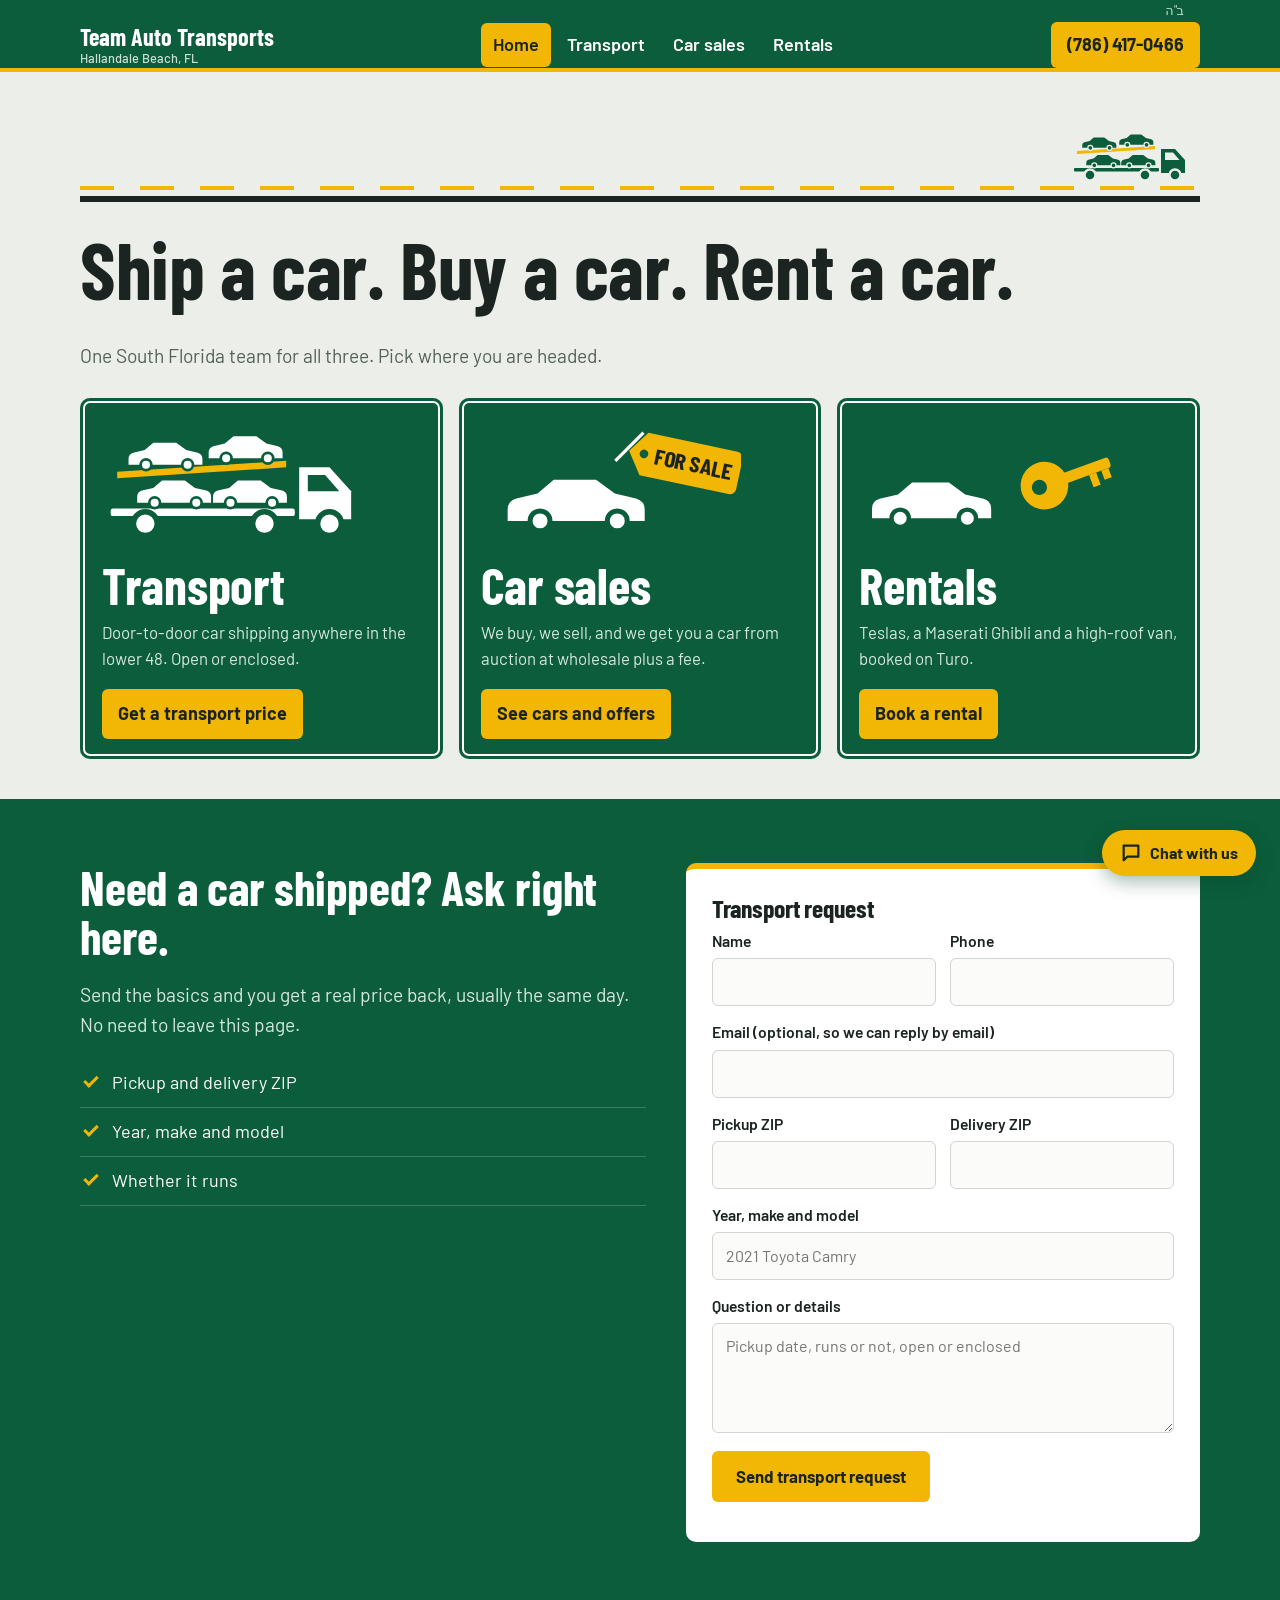
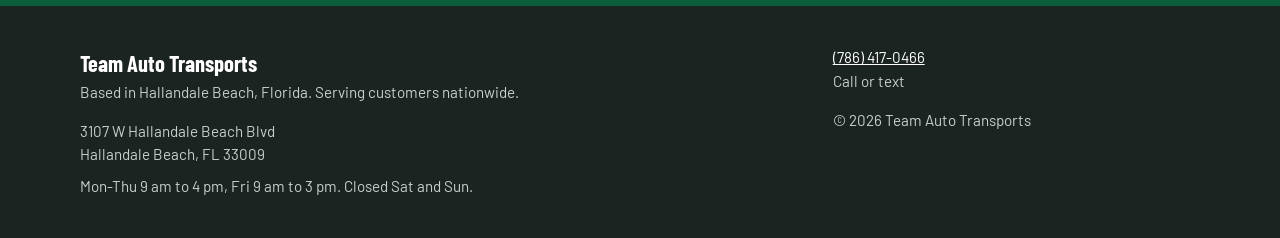
<file: index.html>
<!doctype html>
<html lang="en">
<head>
  <meta charset="utf-8">
  <meta name="viewport" content="width=device-width, initial-scale=1, viewport-fit=cover">
  <title>Team Auto Transports | Car shipping, sales and rentals in Hallandale Beach, FL</title>
  <meta name="description" content="Door-to-door car shipping, used car sales, auction sourcing and rentals out of Hallandale Beach, FL. Call or text (786) 417-0466.">
  <link rel="preconnect" href="https://fonts.googleapis.com">
  <link rel="preconnect" href="https://fonts.gstatic.com" crossorigin>
  <link href="https://fonts.googleapis.com/css2?family=Barlow+Condensed:wght@600;700&family=Barlow:wght@400;500;600;700&display=swap" rel="stylesheet">
  <link rel="canonical" href="https://teamautotransports.net/">
  <link rel="icon" href="/favicon.svg" type="image/svg+xml">
  <link rel="apple-touch-icon" href="/apple-touch-icon.png">
  <meta name="theme-color" content="#0b5d3b">
  <meta property="og:type" content="website">
  <meta property="og:site_name" content="Team Auto Transports">
  <meta property="og:url" content="https://teamautotransports.net/">
  <meta property="og:title" content="Team Auto Transports | Ship a car. Buy a car. Rent a car.">
  <meta property="og:description" content="Door-to-door car shipping nationwide, used cars for sale, auction sourcing and Turo rentals. Based in Hallandale Beach, FL. Call or text (786) 417-0466.">
  <meta property="og:image" content="https://teamautotransports.net/images/og-cover.jpg">
  <meta property="og:image:width" content="1200">
  <meta property="og:image:height" content="630">
  <meta property="og:image:alt" content="Team Auto Transports - ship a car, buy a car, rent a car. (786) 417-0466">
  <meta name="twitter:card" content="summary_large_image">
  <meta name="twitter:title" content="Team Auto Transports | Ship a car. Buy a car. Rent a car.">
  <meta name="twitter:description" content="Door-to-door car shipping nationwide, used cars for sale, auction sourcing and Turo rentals. Based in Hallandale Beach, FL. Call or text (786) 417-0466.">
  <meta name="twitter:image" content="https://teamautotransports.net/images/og-cover.jpg">
  <link rel="stylesheet" href="styles.css">
  <script type="application/ld+json">
{
  "@context": "https://schema.org",
  "@type": "AutoDealer",
  "@id": "https://teamautotransports.net/#business",
  "name": "Team Auto Transports",
  "url": "https://teamautotransports.net/",
  "image": "https://teamautotransports.net/images/og-cover.jpg",
  "logo": "https://teamautotransports.net/apple-touch-icon.png",
  "description": "Door-to-door car shipping nationwide, used cars for sale, dealer auction sourcing and Turo rentals, out of Hallandale Beach, Florida.",
  "telephone": "+1-786-417-0466",
  "address": {
    "@type": "PostalAddress",
    "streetAddress": "3107 W Hallandale Beach Blvd",
    "addressLocality": "Hallandale Beach",
    "addressRegion": "FL",
    "postalCode": "33009",
    "addressCountry": "US"
  },
  "areaServed": {
    "@type": "Country",
    "name": "United States"
  },
  "priceRange": "$$",
  "openingHoursSpecification": [
    {"@type": "OpeningHoursSpecification", "dayOfWeek": ["Monday","Tuesday","Wednesday","Thursday"], "opens": "09:00", "closes": "16:00"},
    {"@type": "OpeningHoursSpecification", "dayOfWeek": "Friday", "opens": "09:00", "closes": "15:00"}
  ],
  "sameAs": [
    "https://turo.com/us/en/host/16990759"
  ],
  "contactPoint": {
    "@type": "ContactPoint",
    "telephone": "+1-786-417-0466",
    "contactType": "sales",
    "areaServed": "US",
    "availableLanguage": [
      "English",
      "Hebrew",
      "Spanish"
    ]
  }
}
</script>
  <script type="application/ld+json">
{
  "@context": "https://schema.org",
  "@type": "WebSite",
  "url": "https://teamautotransports.net/",
  "name": "Team Auto Transports",
  "publisher": {
    "@id": "https://teamautotransports.net/#business"
  }
}
</script>
</head>
<body data-page="home">

<header class="site-header">
  <div class="wrap">
    <span class="bh" lang="he" dir="rtl">ב"ה</span>
    <a class="brand" href="index.html">Team Auto Transports<small>Hallandale Beach, FL</small></a>
    <nav class="nav" aria-label="Main">
      <a href="index.html" aria-current="page">Home</a>
      <a href="transport.html">Transport</a>
      <a href="sales.html">Car sales</a>
      <a href="rentals.html">Rentals</a>
    </nav>
    <a class="header-call" href="tel:+17864170466">(786) 417-0466</a>
  </div>
</header>

<main>
  <section class="page-hero">
    <div class="wrap">
      <div class="road" aria-hidden="true"><svg class="road-truck" viewBox="0 0 240 110">
<rect x="8" y="78" width="170" height="7" rx="2" fill="#fff"/>
<path d="M14 44 L170 34 v6 L14 50z" fill="#f2b705"/>
<g transform="translate(22 11) scale(0.62)"><path d="M4 34q0-7 7-9l17-4 13-11h34l15 11 17 4q7 2 7 9v9H4z" fill="#fff"/><circle cx="30" cy="43" r="8" fill="#fff" stroke="#0b5d3b" stroke-width="4"/><circle cx="92" cy="43" r="8" fill="#fff" stroke="#0b5d3b" stroke-width="4"/></g><g transform="translate(96 5) scale(0.62)"><path d="M4 34q0-7 7-9l17-4 13-11h34l15 11 17 4q7 2 7 9v9H4z" fill="#fff"/><circle cx="30" cy="43" r="8" fill="#fff" stroke="#0b5d3b" stroke-width="4"/><circle cx="92" cy="43" r="8" fill="#fff" stroke="#0b5d3b" stroke-width="4"/></g><g transform="translate(30 46) scale(0.62)"><path d="M4 34q0-7 7-9l17-4 13-11h34l15 11 17 4q7 2 7 9v9H4z" fill="#fff"/><circle cx="30" cy="43" r="8" fill="#fff" stroke="#0b5d3b" stroke-width="4"/><circle cx="92" cy="43" r="8" fill="#fff" stroke="#0b5d3b" stroke-width="4"/></g><g transform="translate(100 46) scale(0.62)"><path d="M4 34q0-7 7-9l17-4 13-11h34l15 11 17 4q7 2 7 9v9H4z" fill="#fff"/><circle cx="30" cy="43" r="8" fill="#fff" stroke="#0b5d3b" stroke-width="4"/><circle cx="92" cy="43" r="8" fill="#fff" stroke="#0b5d3b" stroke-width="4"/></g>
<path d="M182 40h28l20 22v26h-48z" fill="#fff"/><path d="M190 47h16l13 15h-29z" fill="#0b5d3b"/>
<circle cx="40" cy="92" r="11" fill="#fff" stroke="#0b5d3b" stroke-width="5"/><circle cx="150" cy="92" r="11" fill="#fff" stroke="#0b5d3b" stroke-width="5"/><circle cx="210" cy="92" r="11" fill="#fff" stroke="#0b5d3b" stroke-width="5"/>
</svg></div>
      <h1>Ship a car. Buy a car. Rent a car.</h1>
      <p class="lead">One South Florida team for all three. Pick where you are headed.</p>

      <div class="signs">
        <a class="sign" href="transport.html">
          <svg class="sign-art" viewBox="0 0 240 110" aria-hidden="true">
<rect x="8" y="78" width="170" height="7" rx="2" fill="#fff"/>
<path d="M14 44 L170 34 v6 L14 50z" fill="#f2b705"/>
<g transform="translate(22 11) scale(0.62)"><path d="M4 34q0-7 7-9l17-4 13-11h34l15 11 17 4q7 2 7 9v9H4z" fill="#fff"/><circle cx="30" cy="43" r="8" fill="#fff" stroke="#0b5d3b" stroke-width="4"/><circle cx="92" cy="43" r="8" fill="#fff" stroke="#0b5d3b" stroke-width="4"/></g><g transform="translate(96 5) scale(0.62)"><path d="M4 34q0-7 7-9l17-4 13-11h34l15 11 17 4q7 2 7 9v9H4z" fill="#fff"/><circle cx="30" cy="43" r="8" fill="#fff" stroke="#0b5d3b" stroke-width="4"/><circle cx="92" cy="43" r="8" fill="#fff" stroke="#0b5d3b" stroke-width="4"/></g><g transform="translate(30 46) scale(0.62)"><path d="M4 34q0-7 7-9l17-4 13-11h34l15 11 17 4q7 2 7 9v9H4z" fill="#fff"/><circle cx="30" cy="43" r="8" fill="#fff" stroke="#0b5d3b" stroke-width="4"/><circle cx="92" cy="43" r="8" fill="#fff" stroke="#0b5d3b" stroke-width="4"/></g><g transform="translate(100 46) scale(0.62)"><path d="M4 34q0-7 7-9l17-4 13-11h34l15 11 17 4q7 2 7 9v9H4z" fill="#fff"/><circle cx="30" cy="43" r="8" fill="#fff" stroke="#0b5d3b" stroke-width="4"/><circle cx="92" cy="43" r="8" fill="#fff" stroke="#0b5d3b" stroke-width="4"/></g>
<path d="M182 40h28l20 22v26h-48z" fill="#fff"/><path d="M190 47h16l13 15h-29z" fill="#0b5d3b"/>
<circle cx="40" cy="92" r="11" fill="#fff" stroke="#0b5d3b" stroke-width="5"/><circle cx="150" cy="92" r="11" fill="#fff" stroke="#0b5d3b" stroke-width="5"/><circle cx="210" cy="92" r="11" fill="#fff" stroke="#0b5d3b" stroke-width="5"/>
</svg>
          <h2>Transport</h2>
          <p>Door-to-door car shipping anywhere in the lower 48. Open or enclosed.</p>
          <span class="sign-go">Get a transport price</span>
        </a>
        <a class="sign" href="sales.html">
          <svg class="sign-art" viewBox="0 0 240 110" aria-hidden="true">
<g transform="translate(20 40) scale(1.15)"><path d="M4 34q0-7 7-9l17-4 13-11h34l15 11 17 4q7 2 7 9v9H4z" fill="#fff"/><circle cx="30" cy="43" r="8" fill="#fff" stroke="#0b5d3b" stroke-width="4"/><circle cx="92" cy="43" r="8" fill="#fff" stroke="#0b5d3b" stroke-width="4"/></g>
<path d="M150 8 l-26 26" stroke="#fff" stroke-width="3"/>
<g transform="rotate(12 190 34)"><path d="M150 16h84a6 6 0 0 1 6 6v28a6 6 0 0 1-6 6h-84l-14-20z" fill="#f2b705"/><circle cx="150" cy="36" r="4" fill="#0b5d3b"/>
<text x="196" y="43" text-anchor="middle" font-family="Barlow Condensed, Arial Narrow, sans-serif" font-weight="700" font-size="20" textLength="72" lengthAdjust="spacingAndGlyphs" fill="#1b2420">FOR SALE</text></g>
</svg>
          <h2>Car sales</h2>
          <p>We buy, we sell, and we get you a car from auction at wholesale plus a fee.</p>
          <span class="sign-go">See cars and offers</span>
        </a>
        <a class="sign" href="rentals.html">
          <svg class="sign-art" viewBox="0 0 240 110" aria-hidden="true">
<g transform="translate(8 44) scale(1.0)"><path d="M4 34q0-7 7-9l17-4 13-11h34l15 11 17 4q7 2 7 9v9H4z" fill="#fff"/><circle cx="30" cy="43" r="8" fill="#fff" stroke="#0b5d3b" stroke-width="4"/><circle cx="92" cy="43" r="8" fill="#fff" stroke="#0b5d3b" stroke-width="4"/></g>
<g transform="rotate(-20 190 50)"><circle cx="170" cy="50" r="22" fill="#f2b705"/><circle cx="165" cy="50" r="7" fill="#0b5d3b"/><rect x="188" y="45" width="46" height="10" rx="3" fill="#f2b705"/><rect x="212" y="55" width="7" height="12" fill="#f2b705"/><rect x="224" y="55" width="7" height="9" fill="#f2b705"/></g>
</svg>
          <h2>Rentals</h2>
          <p>Teslas, a Maserati Ghibli and a high-roof van, booked on Turo.</p>
          <span class="sign-go">Book a rental</span>
        </a>
      </div>
    </div>
  </section>

  <section class="section section-sign" id="quick-quote">
    <div class="wrap split">
      <div>
        <h2>Need a car shipped? Ask right here.</h2>
        <p class="lead">Send the basics and you get a real price back, usually the same day. No need to leave this page.</p>
        <ul class="checklist">
          <li>Pickup and delivery ZIP</li>
          <li>Year, make and model</li>
          <li>Whether it runs</li>
        </ul>
      </div>

      <form class="form-card" name="transport-quote" method="POST" data-netlify="true" netlify-honeypot="bot-field"
            data-success="Request sent. We will call or text you with a price shortly.">
        <input type="hidden" name="form-name" value="transport-quote">
        <input type="hidden" name="source" value="Home page">
        <input type="hidden" name="runs" value="">
        <input type="hidden" name="trailer" value="">
        <input type="hidden" name="pickup_date" value="">
        <input type="hidden" name="subject" value="">
        <p class="hidden-field"><label>Leave empty <input name="bot-field"></label></p>
        <h3>Transport request</h3>
        <div class="fields">
          <div class="field"><label for="q-name">Name</label><input id="q-name" name="name" autocomplete="name" required></div>
          <div class="field"><label for="q-phone">Phone</label><input id="q-phone" name="phone" type="tel" autocomplete="tel" required></div>
          <div class="field field-full"><label for="q-email">Email (optional, so we can reply by email)</label><input id="q-email" name="email" type="email" autocomplete="email"></div>
          <div class="field"><label for="q-from">Pickup ZIP</label><input id="q-from" name="pickup_zip" inputmode="numeric" maxlength="10" required></div>
          <div class="field"><label for="q-to">Delivery ZIP</label><input id="q-to" name="delivery_zip" inputmode="numeric" maxlength="10" required></div>
          <div class="field field-full"><label for="q-vehicle">Year, make and model</label><input id="q-vehicle" name="vehicle" placeholder="2021 Toyota Camry" required></div>
          <div class="field field-full"><label for="q-msg">Question or details</label><textarea id="q-msg" name="message" placeholder="Pickup date, runs or not, open or enclosed"></textarea></div>
        </div>
        <button class="btn btn-paint" type="submit">Send transport request</button>
        <p class="form-msg" role="status" aria-live="polite"></p>
      </form>
    </div>
  </section>
</main>

<footer class="site-footer">
  <div class="wrap">
    <div>
      <strong>Team Auto Transports</strong>
      <p>Based in Hallandale Beach, Florida. Serving customers nationwide.</p>
      <address class="footer-nap"><a href="https://www.google.com/maps/search/?api=1&amp;query=Team+Auto+US+3107+W+Hallandale+Beach+Blvd+Hallandale+Beach+FL+33009" target="_blank" rel="noopener">3107 W Hallandale Beach Blvd<br>Hallandale Beach, FL 33009</a></address>
      <p class="footer-hours">Mon-Thu 9 am to 4 pm, Fri 9 am to 3 pm. Closed Sat and Sun.</p>
      <!-- Add real numbers before going public:
      <p>USDOT XXXXXXX, MC XXXXXX. FL Dealer License XXXXXXX.</p> -->
    </div>
    <div>
      <p><a href="tel:+17864170466">(786) 417-0466</a><br>Call or text</p>
      <p>&copy; <span data-year></span> Team Auto Transports</p>
    </div>
  </div>
</footer>

<div class="call-bar">
  <a class="btn btn-paint" href="tel:+17864170466">Call</a>
  <a class="btn btn-ghost" style="color:#fff;border-color:#fff" href="sms:+17864170466">Text</a>
</div>

<form name="chat" data-netlify="true" netlify-honeypot="bot-field" hidden>
  <input name="topic"><input name="details"><input name="name"><input name="phone"><input name="page"><input name="subject"><input name="bot-field">
</form>
<script src="site.js"></script>
</body>
</html>
</file>
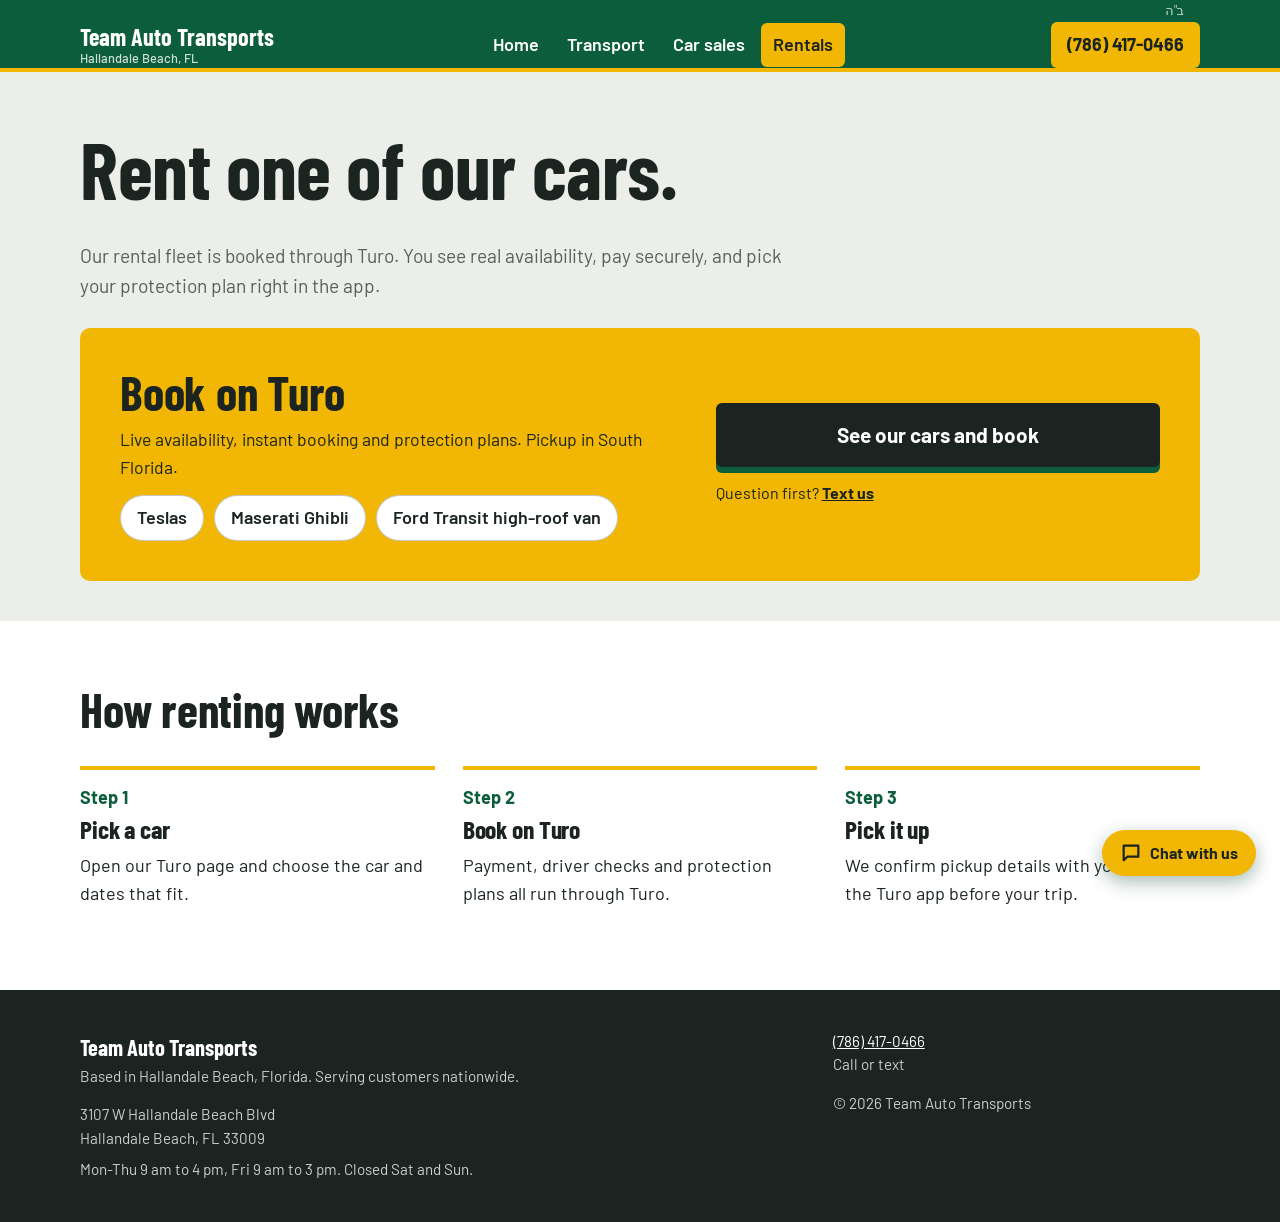
<file: rentals.html>
<!doctype html>
<html lang="en">
<head>
  <meta charset="utf-8">
  <meta name="viewport" content="width=device-width, initial-scale=1, viewport-fit=cover">
  <title>Car Rentals on Turo | Team Auto Transports</title>
  <meta name="description" content="Rent our cars on Turo in South Florida. Book, pay and pick up through Turo.">
  <link rel="preconnect" href="https://fonts.googleapis.com">
  <link rel="preconnect" href="https://fonts.gstatic.com" crossorigin>
  <link href="https://fonts.googleapis.com/css2?family=Barlow+Condensed:wght@600;700&family=Barlow:wght@400;500;600;700&display=swap" rel="stylesheet">
  <link rel="canonical" href="https://teamautotransports.net/rentals">
  <link rel="icon" href="/favicon.svg" type="image/svg+xml">
  <link rel="apple-touch-icon" href="/apple-touch-icon.png">
  <meta name="theme-color" content="#0b5d3b">
  <meta property="og:type" content="website">
  <meta property="og:site_name" content="Team Auto Transports">
  <meta property="og:url" content="https://teamautotransports.net/rentals">
  <meta property="og:title" content="Car Rentals on Turo | Team Auto Transports">
  <meta property="og:description" content="Rent our cars on Turo in South Florida. Teslas, a Maserati Ghibli and a high-roof van.">
  <meta property="og:image" content="https://teamautotransports.net/images/og-cover.jpg">
  <meta property="og:image:width" content="1200">
  <meta property="og:image:height" content="630">
  <meta property="og:image:alt" content="Team Auto Transports - ship a car, buy a car, rent a car. (786) 417-0466">
  <meta name="twitter:card" content="summary_large_image">
  <meta name="twitter:title" content="Car Rentals on Turo | Team Auto Transports">
  <meta name="twitter:description" content="Rent our cars on Turo in South Florida. Teslas, a Maserati Ghibli and a high-roof van.">
  <meta name="twitter:image" content="https://teamautotransports.net/images/og-cover.jpg">
  <link rel="stylesheet" href="styles.css">
  <script type="application/ld+json">
{
  "@context": "https://schema.org",
  "@type": "AutoDealer",
  "@id": "https://teamautotransports.net/#business",
  "name": "Team Auto Transports",
  "url": "https://teamautotransports.net/",
  "image": "https://teamautotransports.net/images/og-cover.jpg",
  "logo": "https://teamautotransports.net/apple-touch-icon.png",
  "description": "Door-to-door car shipping nationwide, used cars for sale, dealer auction sourcing and Turo rentals, out of Hallandale Beach, Florida.",
  "telephone": "+1-786-417-0466",
  "address": {
    "@type": "PostalAddress",
    "streetAddress": "3107 W Hallandale Beach Blvd",
    "addressLocality": "Hallandale Beach",
    "addressRegion": "FL",
    "postalCode": "33009",
    "addressCountry": "US"
  },
  "areaServed": {
    "@type": "Country",
    "name": "United States"
  },
  "priceRange": "$$",
  "openingHoursSpecification": [
    {"@type": "OpeningHoursSpecification", "dayOfWeek": ["Monday","Tuesday","Wednesday","Thursday"], "opens": "09:00", "closes": "16:00"},
    {"@type": "OpeningHoursSpecification", "dayOfWeek": "Friday", "opens": "09:00", "closes": "15:00"}
  ],
  "sameAs": [
    "https://turo.com/us/en/host/16990759"
  ],
  "contactPoint": {
    "@type": "ContactPoint",
    "telephone": "+1-786-417-0466",
    "contactType": "sales",
    "areaServed": "US",
    "availableLanguage": [
      "English",
      "Hebrew",
      "Spanish"
    ]
  }
}
</script>
</head>
<body data-page="rentals">

<header class="site-header">
  <div class="wrap">
    <span class="bh" lang="he" dir="rtl">ב"ה</span>
    <a class="brand" href="index.html">Team Auto Transports<small>Hallandale Beach, FL</small></a>
    <nav class="nav" aria-label="Main">
      <a href="index.html">Home</a>
      <a href="transport.html">Transport</a>
      <a href="sales.html">Car sales</a>
      <a href="rentals.html" aria-current="page">Rentals</a>
    </nav>
    <a class="header-call" href="tel:+17864170466">(786) 417-0466</a>
  </div>
</header>

<main>
  <section class="page-hero">
    <div class="wrap">
      <h1>Rent one of our cars.</h1>
      <p class="lead">Our rental fleet is booked through Turo. You see real availability, pay securely, and pick your protection plan right in the app.</p>
      <div class="turo-panel">
        <div>
          <h2>Book on Turo</h2>
          <p>Live availability, instant booking and protection plans. Pickup in South Florida.</p>
          <ul class="fleet" aria-label="Fleet includes">
            <li>Teslas</li>
            <li>Maserati Ghibli</li>
            <li>Ford Transit high-roof van</li>
          </ul>
        </div>
        <div>
          <a class="btn btn-turo" href="https://turo.com/us/en/host/16990759" target="_blank" rel="noopener">See our cars and book</a>
          <p style="margin-top:14px;font-size:1rem">Question first? <a href="sms:+17864170466?&body=Hi%20-%20question%20about%20a%20rental." style="color:var(--ink);font-weight:700">Text us</a></p>
        </div>
      </div>
    </div>
  </section>

  <section class="section section-white">
    <div class="wrap">
      <h2>How renting works</h2>
      <ol class="steps">
        <li>
          <h3>Pick a car</h3>
          <p>Open our Turo page and choose the car and dates that fit.</p>
        </li>
        <li>
          <h3>Book on Turo</h3>
          <p>Payment, driver checks and protection plans all run through Turo.</p>
        </li>
        <li>
          <h3>Pick it up</h3>
          <p>We confirm pickup details with you through the Turo app before your trip.</p>
        </li>
      </ol>
    </div>
  </section>
</main>

<footer class="site-footer">
  <div class="wrap">
    <div>
      <strong>Team Auto Transports</strong>
      <p>Based in Hallandale Beach, Florida. Serving customers nationwide.</p>
      <address class="footer-nap"><a href="https://www.google.com/maps/search/?api=1&amp;query=Team+Auto+US+3107+W+Hallandale+Beach+Blvd+Hallandale+Beach+FL+33009" target="_blank" rel="noopener">3107 W Hallandale Beach Blvd<br>Hallandale Beach, FL 33009</a></address>
      <p class="footer-hours">Mon-Thu 9 am to 4 pm, Fri 9 am to 3 pm. Closed Sat and Sun.</p>
    </div>
    <div>
      <p><a href="tel:+17864170466">(786) 417-0466</a><br>Call or text</p>
      <p>&copy; <span data-year></span> Team Auto Transports</p>
    </div>
  </div>
</footer>

<div class="call-bar">
  <a class="btn btn-paint" href="tel:+17864170466">Call</a>
  <a class="btn btn-ghost" style="color:#fff;border-color:#fff" href="sms:+17864170466">Text</a>
</div>

<form name="chat" data-netlify="true" netlify-honeypot="bot-field" hidden>
  <input name="topic"><input name="details"><input name="name"><input name="phone"><input name="page"><input name="subject"><input name="bot-field">
</form>
<script src="site.js"></script>
</body>
</html>
</file>
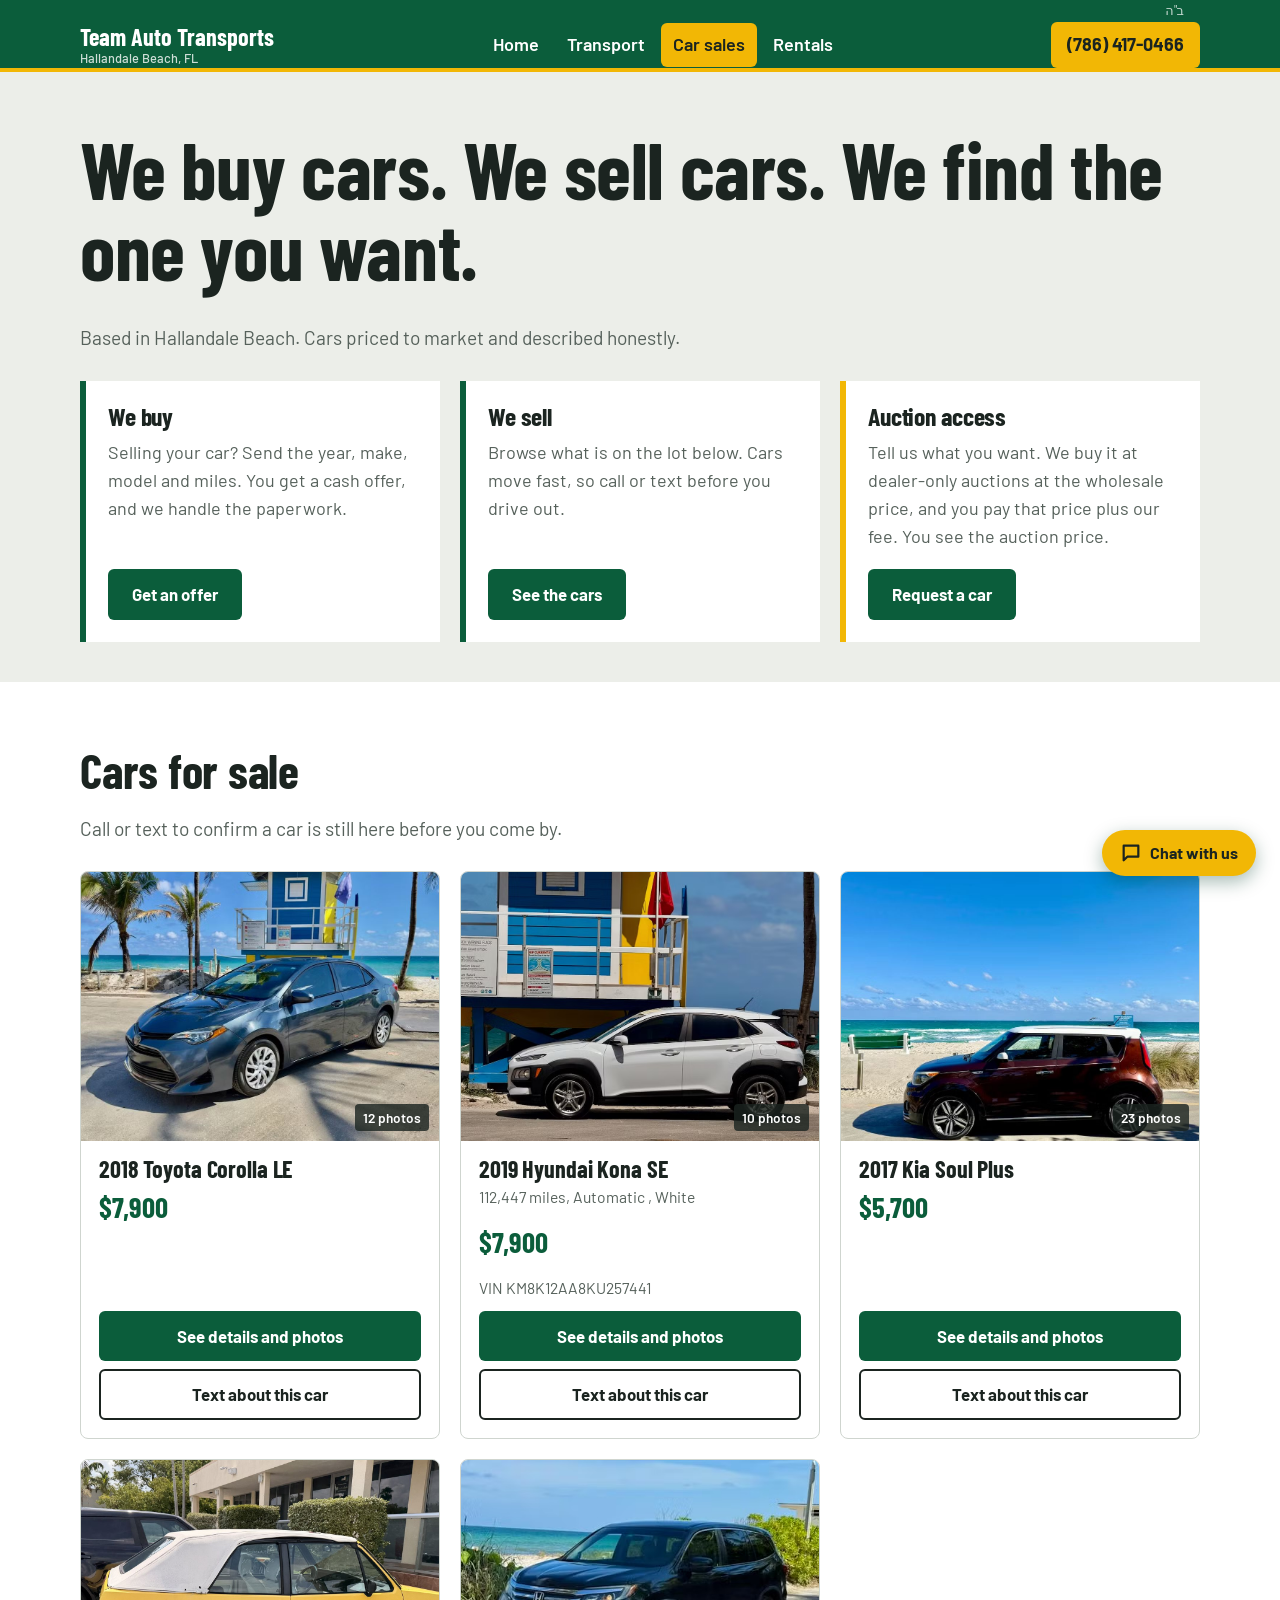
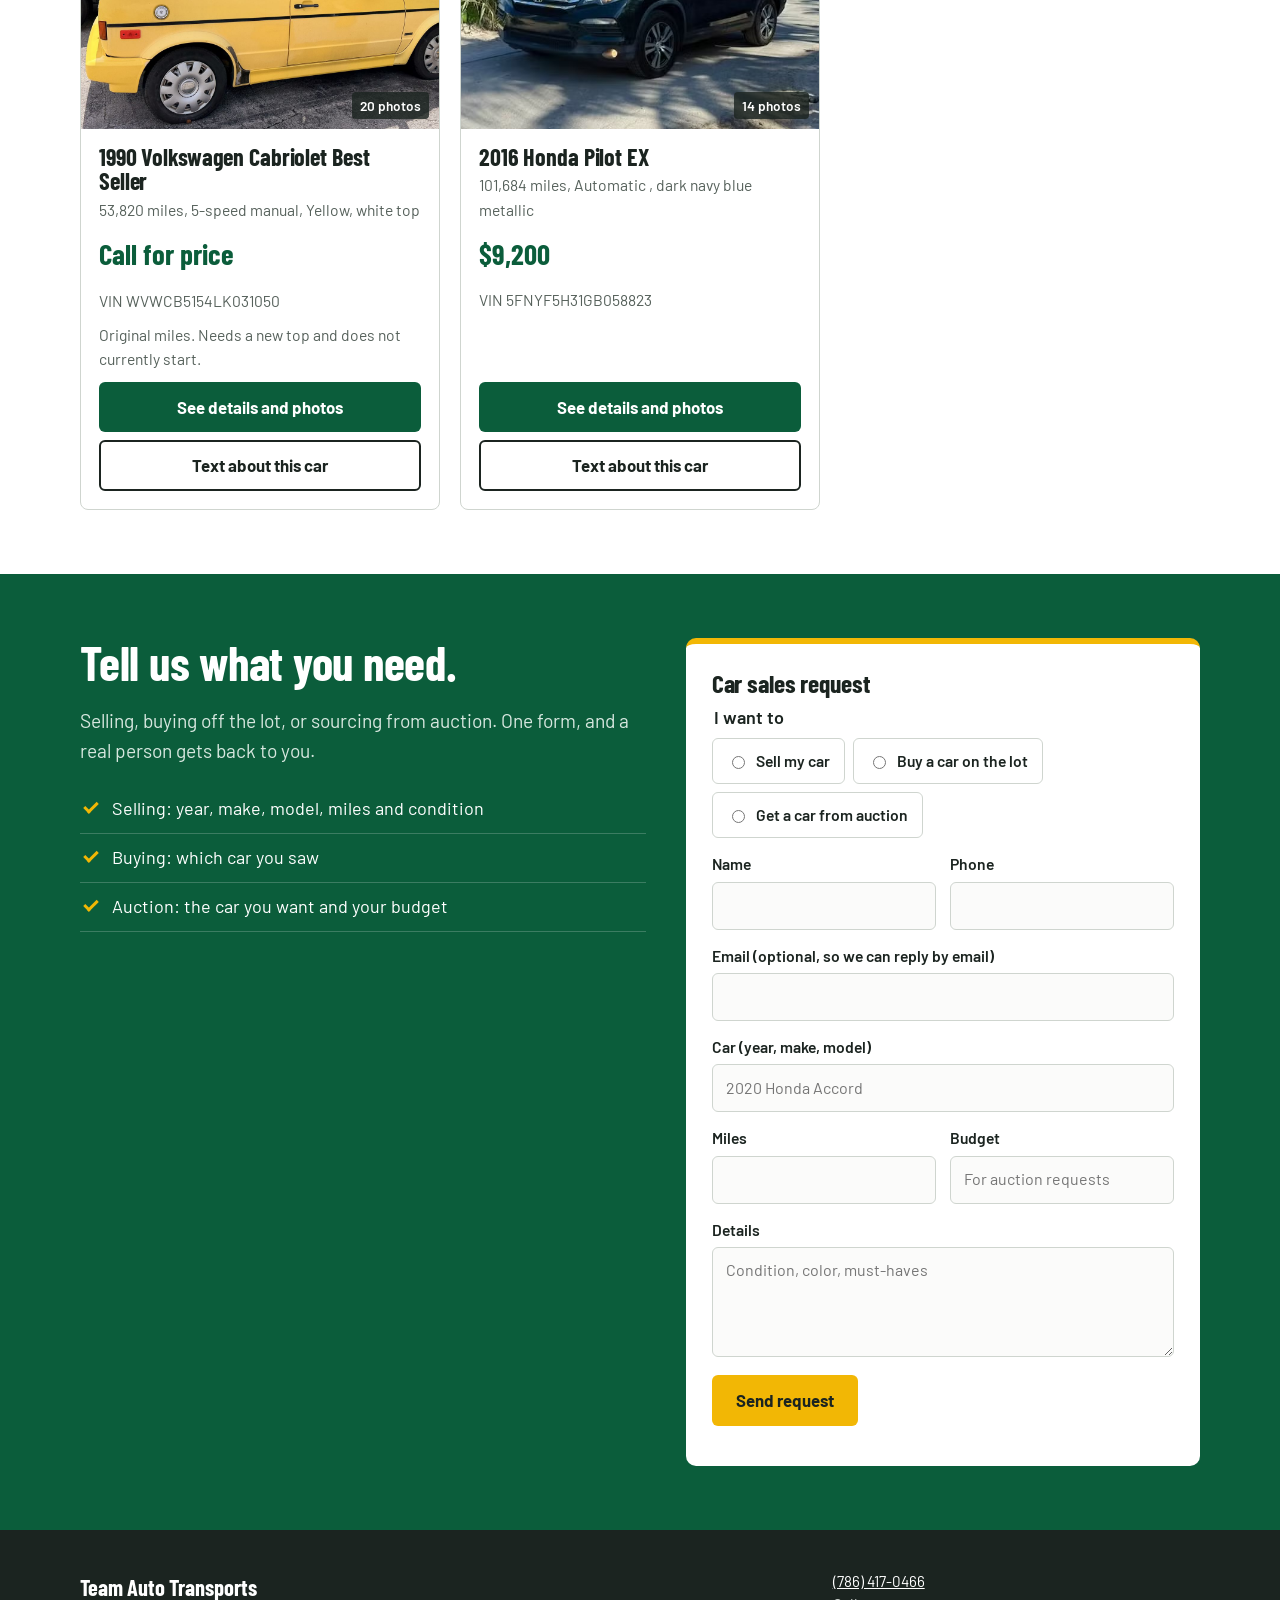
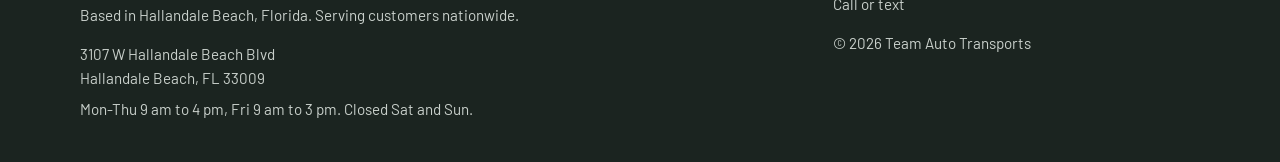
<file: sales.html>
<!doctype html>
<html lang="en">
<head>
  <meta charset="utf-8">
  <meta name="viewport" content="width=device-width, initial-scale=1, viewport-fit=cover">
  <title>Used Cars, We Buy Cars, Auction Sourcing | Team Auto Transports</title>
  <meta name="description" content="Used cars for sale in Hallandale Beach, FL. We buy cars, and we get you a car from dealer auctions at wholesale price plus a fee. Call or text (786) 417-0466.">
  <link rel="preconnect" href="https://fonts.googleapis.com">
  <link rel="preconnect" href="https://fonts.gstatic.com" crossorigin>
  <link href="https://fonts.googleapis.com/css2?family=Barlow+Condensed:wght@600;700&family=Barlow:wght@400;500;600;700&display=swap" rel="stylesheet">
  <link rel="canonical" href="https://teamautotransports.net/sales">
  <link rel="icon" href="/favicon.svg" type="image/svg+xml">
  <link rel="apple-touch-icon" href="/apple-touch-icon.png">
  <meta name="theme-color" content="#0b5d3b">
  <meta property="og:type" content="website">
  <meta property="og:site_name" content="Team Auto Transports">
  <meta property="og:url" content="https://teamautotransports.net/sales">
  <meta property="og:title" content="Used Cars for Sale | Team Auto Transports">
  <meta property="og:description" content="Used cars for sale in Hallandale Beach, FL. We buy cars, and we source from dealer auctions at wholesale plus a fee. Call or text (786) 417-0466.">
  <meta property="og:image" content="https://teamautotransports.net/images/og-cover.jpg">
  <meta property="og:image:width" content="1200">
  <meta property="og:image:height" content="630">
  <meta property="og:image:alt" content="Team Auto Transports - ship a car, buy a car, rent a car. (786) 417-0466">
  <meta name="twitter:card" content="summary_large_image">
  <meta name="twitter:title" content="Used Cars for Sale | Team Auto Transports">
  <meta name="twitter:description" content="Used cars for sale in Hallandale Beach, FL. We buy cars, and we source from dealer auctions at wholesale plus a fee. Call or text (786) 417-0466.">
  <meta name="twitter:image" content="https://teamautotransports.net/images/og-cover.jpg">
  <link rel="stylesheet" href="styles.css">
  <script type="application/ld+json">
{
  "@context": "https://schema.org",
  "@type": "AutoDealer",
  "@id": "https://teamautotransports.net/#business",
  "name": "Team Auto Transports",
  "url": "https://teamautotransports.net/",
  "image": "https://teamautotransports.net/images/og-cover.jpg",
  "logo": "https://teamautotransports.net/apple-touch-icon.png",
  "description": "Door-to-door car shipping nationwide, used cars for sale, dealer auction sourcing and Turo rentals, out of Hallandale Beach, Florida.",
  "telephone": "+1-786-417-0466",
  "address": {
    "@type": "PostalAddress",
    "streetAddress": "3107 W Hallandale Beach Blvd",
    "addressLocality": "Hallandale Beach",
    "addressRegion": "FL",
    "postalCode": "33009",
    "addressCountry": "US"
  },
  "areaServed": {
    "@type": "Country",
    "name": "United States"
  },
  "priceRange": "$$",
  "openingHoursSpecification": [
    {"@type": "OpeningHoursSpecification", "dayOfWeek": ["Monday","Tuesday","Wednesday","Thursday"], "opens": "09:00", "closes": "16:00"},
    {"@type": "OpeningHoursSpecification", "dayOfWeek": "Friday", "opens": "09:00", "closes": "15:00"}
  ],
  "sameAs": [
    "https://turo.com/us/en/host/16990759"
  ],
  "contactPoint": {
    "@type": "ContactPoint",
    "telephone": "+1-786-417-0466",
    "contactType": "sales",
    "areaServed": "US",
    "availableLanguage": [
      "English",
      "Hebrew",
      "Spanish"
    ]
  }
}
</script>
  <script type="application/ld+json">
{
  "@context": "https://schema.org",
  "@type": "ItemList",
  "name": "Cars for sale at Team Auto Transports",
  "numberOfItems": 5,
  "itemListElement": [
    {
      "@type": "ListItem",
      "position": 1,
      "item": {
        "@type": "Car",
        "name": "2018 Toyota Corolla LE",
        "brand": {
          "@type": "Brand",
          "name": "Toyota"
        },
        "model": "Corolla",
        "vehicleModelDate": "2018",
        "itemCondition": "https://schema.org/UsedCondition",
        "url": "https://teamautotransports.net/sales",
        "vehicleConfiguration": "LE",
        "image": [
          "https://teamautotransports.net/images/cars/corolla/01.jpg",
          "https://teamautotransports.net/images/cars/corolla/02.jpg",
          "https://teamautotransports.net/images/cars/corolla/03.jpg",
          "https://teamautotransports.net/images/cars/corolla/04.jpg",
          "https://teamautotransports.net/images/cars/corolla/05.jpg",
          "https://teamautotransports.net/images/cars/corolla/06.jpg"
        ],
        "offers": {
          "@type": "Offer",
          "price": "7900",
          "priceCurrency": "USD",
          "availability": "https://schema.org/InStock",
          "itemCondition": "https://schema.org/UsedCondition",
          "url": "https://teamautotransports.net/sales",
          "seller": {
            "@id": "https://teamautotransports.net/#business"
          }
        }
      }
    },
    {
      "@type": "ListItem",
      "position": 2,
      "item": {
        "@type": "Car",
        "name": "2019 Hyundai Kona SE",
        "brand": {
          "@type": "Brand",
          "name": "Hyundai"
        },
        "model": "Kona",
        "vehicleModelDate": "2019",
        "itemCondition": "https://schema.org/UsedCondition",
        "url": "https://teamautotransports.net/sales",
        "vehicleConfiguration": "SE",
        "vehicleIdentificationNumber": "KM8K12AA8KU257441",
        "color": "White",
        "vehicleTransmission": "Automatic ",
        "mileageFromOdometer": {
          "@type": "QuantitativeValue",
          "value": 112447,
          "unitCode": "SMI"
        },
        "image": [
          "https://teamautotransports.net/images/cars/G-gu5R2lQy6W04CKY3KovA.jpg",
          "https://teamautotransports.net/images/cars/GQtHTQs1SFmPTPDT9-CTWw.jpg",
          "https://teamautotransports.net/images/cars/uGDegfY6RaCpLK2EnJLtiQ.jpg",
          "https://teamautotransports.net/images/cars/TAC8gVaKTDWdq74miaDE6w.jpg",
          "https://teamautotransports.net/images/cars/A7KOv8-dTKyNLbUHIawb0A.jpg",
          "https://teamautotransports.net/images/cars/5LYiAmc1Sbu5QvvQOkhbbA.jpg"
        ],
        "offers": {
          "@type": "Offer",
          "price": "7900",
          "priceCurrency": "USD",
          "availability": "https://schema.org/InStock",
          "itemCondition": "https://schema.org/UsedCondition",
          "url": "https://teamautotransports.net/sales",
          "seller": {
            "@id": "https://teamautotransports.net/#business"
          }
        }
      }
    },
    {
      "@type": "ListItem",
      "position": 3,
      "item": {
        "@type": "Car",
        "name": "2017 Kia Soul Plus",
        "brand": {
          "@type": "Brand",
          "name": "Kia"
        },
        "model": "Soul",
        "vehicleModelDate": "2017",
        "itemCondition": "https://schema.org/UsedCondition",
        "url": "https://teamautotransports.net/sales",
        "vehicleConfiguration": "Plus",
        "image": [
          "https://teamautotransports.net/images/cars/kia-soul/01.jpg",
          "https://teamautotransports.net/images/cars/kia-soul/02.jpg",
          "https://teamautotransports.net/images/cars/kia-soul/03.jpg",
          "https://teamautotransports.net/images/cars/kia-soul/04.jpg",
          "https://teamautotransports.net/images/cars/kia-soul/05.jpg",
          "https://teamautotransports.net/images/cars/kia-soul/06.jpg"
        ],
        "offers": {
          "@type": "Offer",
          "price": "5700",
          "priceCurrency": "USD",
          "availability": "https://schema.org/InStock",
          "itemCondition": "https://schema.org/UsedCondition",
          "url": "https://teamautotransports.net/sales",
          "seller": {
            "@id": "https://teamautotransports.net/#business"
          }
        }
      }
    },
    {
      "@type": "ListItem",
      "position": 4,
      "item": {
        "@type": "Car",
        "name": "1990 Volkswagen Cabriolet Best Seller",
        "brand": {
          "@type": "Brand",
          "name": "Volkswagen"
        },
        "model": "Cabriolet",
        "vehicleModelDate": "1990",
        "itemCondition": "https://schema.org/UsedCondition",
        "url": "https://teamautotransports.net/sales",
        "vehicleConfiguration": "Best Seller",
        "vehicleIdentificationNumber": "WVWCB5154LK031050",
        "color": "Yellow, white top",
        "vehicleTransmission": "5-speed manual",
        "mileageFromOdometer": {
          "@type": "QuantitativeValue",
          "value": 53820,
          "unitCode": "SMI"
        },
        "image": [
          "https://teamautotransports.net/images/cars/vw-cabriolet/01.jpg",
          "https://teamautotransports.net/images/cars/vw-cabriolet/02.jpg",
          "https://teamautotransports.net/images/cars/vw-cabriolet/03.jpg",
          "https://teamautotransports.net/images/cars/vw-cabriolet/04.jpg",
          "https://teamautotransports.net/images/cars/vw-cabriolet/05.jpg",
          "https://teamautotransports.net/images/cars/vw-cabriolet/06.jpg"
        ],
        "description": "Original miles. Needs a new top and does not currently start."
      }
    },
    {
      "@type": "ListItem",
      "position": 5,
      "item": {
        "@type": "Car",
        "name": "2016 Honda Pilot EX",
        "brand": {
          "@type": "Brand",
          "name": "Honda"
        },
        "model": "Pilot",
        "vehicleModelDate": "2016",
        "itemCondition": "https://schema.org/UsedCondition",
        "url": "https://teamautotransports.net/sales",
        "vehicleConfiguration": "EX",
        "vehicleIdentificationNumber": "5FNYF5H31GB058823",
        "color": "dark navy blue metallic",
        "vehicleTransmission": "Automatic ",
        "mileageFromOdometer": {
          "@type": "QuantitativeValue",
          "value": 101684,
          "unitCode": "SMI"
        },
        "image": [
          "https://teamautotransports.net/images/cars/rFZgfgq6TECIFGLl3N-Zuw.jpg",
          "https://teamautotransports.net/images/cars/uSiaC6XwQwy6KOXcgz8OEA.jpg",
          "https://teamautotransports.net/images/cars/8iCFYgv6QNS--oIvSgKXyQ-1.jpg",
          "https://teamautotransports.net/images/cars/f7rONDkBQSOyeLKLHvopag.jpg",
          "https://teamautotransports.net/images/cars/QQNGUGbZQL2S_9NZVJ3MUQ.jpg",
          "https://teamautotransports.net/images/cars/8iCFYgv6QNS--oIvSgKXyQ.jpg"
        ],
        "offers": {
          "@type": "Offer",
          "price": "9200",
          "priceCurrency": "USD",
          "availability": "https://schema.org/InStock",
          "itemCondition": "https://schema.org/UsedCondition",
          "url": "https://teamautotransports.net/sales",
          "seller": {
            "@id": "https://teamautotransports.net/#business"
          }
        }
      }
    }
  ]
}
</script>
</head>
<body data-page="sales">

<header class="site-header">
  <div class="wrap">
    <span class="bh" lang="he" dir="rtl">ב"ה</span>
    <a class="brand" href="index.html">Team Auto Transports<small>Hallandale Beach, FL</small></a>
    <nav class="nav" aria-label="Main">
      <a href="index.html">Home</a>
      <a href="transport.html">Transport</a>
      <a href="sales.html" aria-current="page">Car sales</a>
      <a href="rentals.html">Rentals</a>
    </nav>
    <a class="header-call" href="tel:+17864170466">(786) 417-0466</a>
  </div>
</header>

<main>
  <section class="page-hero">
    <div class="wrap">
      <h1>We buy cars. We sell cars. We find the one you want.</h1>
      <p class="lead">Based in Hallandale Beach. Cars priced to market and described honestly.</p>

      <div class="offers">
        <div class="offer">
          <h3>We buy</h3>
          <p>Selling your car? Send the year, make, model and miles. You get a cash offer, and we handle the paperwork.</p>
          <a class="btn btn-sign" href="#inquiry" data-request="Sell my car">Get an offer</a>
        </div>
        <div class="offer">
          <h3>We sell</h3>
          <p>Browse what is on the lot below. Cars move fast, so call or text before you drive out.</p>
          <a class="btn btn-sign" href="#cars">See the cars</a>
        </div>
        <div class="offer offer-auction">
          <h3>Auction access</h3>
          <p>Tell us what you want. We buy it at dealer-only auctions at the wholesale price, and you pay that price plus our fee. You see the auction price.</p>
          <a class="btn btn-sign" href="#inquiry" data-request="Find me a car at auction">Request a car</a>
        </div>
      </div>
    </div>
  </section>

  <section class="section section-white" id="cars">
    <div class="wrap">
      <h2>Cars for sale</h2>
      <p class="lead">Call or text to confirm a car is still here before you come by.</p>
      <p class="inventory-status" id="inventory-status" role="status">Loading cars...</p>
      <div class="inventory" id="inventory"></div>
      <noscript>
        <ul class="checklist">
          <li>2018 Toyota Corolla LE - $7,900</li>
          <li>2019 Hyundai Kona SE - $7,900</li>
          <li>2017 Kia Soul Plus - $5,700</li>
          <li>1990 Volkswagen Cabriolet Best Seller - Call for price</li>
          <li>2016 Honda Pilot EX - $9,200</li>
        </ul>
        <p>Call or text (786) 417-0466 for photos and details.</p>
      </noscript>

    </div>
  </section>

  <section class="section section-sign" id="inquiry">
    <div class="wrap split">
      <div>
        <h2>Tell us what you need.</h2>
        <p class="lead">Selling, buying off the lot, or sourcing from auction. One form, and a real person gets back to you.</p>
        <ul class="checklist">
          <li>Selling: year, make, model, miles and condition</li>
          <li>Buying: which car you saw</li>
          <li>Auction: the car you want and your budget</li>
        </ul>
      </div>

      <form class="form-card" name="sales-inquiry" method="POST" data-netlify="true" netlify-honeypot="bot-field"
            data-success="Sent. We will call or text you shortly.">
        <input type="hidden" name="form-name" value="sales-inquiry">
        <input type="hidden" name="subject" value="">
        <p class="hidden-field"><label>Leave empty <input name="bot-field"></label></p>
        <h3>Car sales request</h3>
        <fieldset style="border:0;padding:0;margin:0 0 14px">
          <legend style="font-weight:600;margin-bottom:6px">I want to</legend>
          <div class="radio-row">
            <label><input type="radio" name="request" value="Sell my car" required> Sell my car</label>
            <label><input type="radio" name="request" value="Buy a car on the lot"> Buy a car on the lot</label>
            <label><input type="radio" name="request" value="Find me a car at auction"> Get a car from auction</label>
          </div>
        </fieldset>
        <div class="fields">
          <div class="field"><label for="s-name">Name</label><input id="s-name" name="name" autocomplete="name" required></div>
          <div class="field"><label for="s-phone">Phone</label><input id="s-phone" name="phone" type="tel" autocomplete="tel" required></div>
          <div class="field field-full"><label for="s-email">Email (optional, so we can reply by email)</label><input id="s-email" name="email" type="email" autocomplete="email"></div>
          <div class="field field-full"><label for="s-vehicle">Car (year, make, model)</label><input id="s-vehicle" name="vehicle" placeholder="2020 Honda Accord"></div>
          <div class="field"><label for="s-miles">Miles</label><input id="s-miles" name="miles" inputmode="numeric"></div>
          <div class="field"><label for="s-budget">Budget</label><input id="s-budget" name="budget" inputmode="numeric" placeholder="For auction requests"></div>
          <div class="field field-full"><label for="s-msg">Details</label><textarea id="s-msg" name="message" placeholder="Condition, color, must-haves"></textarea></div>
        </div>
        <button class="btn btn-paint" type="submit">Send request</button>
        <p class="form-msg" role="status" aria-live="polite"></p>
      </form>
    </div>
  </section>
</main>

<footer class="site-footer">
  <div class="wrap">
    <div>
      <strong>Team Auto Transports</strong>
      <p>Based in Hallandale Beach, Florida. Serving customers nationwide.</p>
      <address class="footer-nap"><a href="https://www.google.com/maps/search/?api=1&amp;query=Team+Auto+US+3107+W+Hallandale+Beach+Blvd+Hallandale+Beach+FL+33009" target="_blank" rel="noopener">3107 W Hallandale Beach Blvd<br>Hallandale Beach, FL 33009</a></address>
      <p class="footer-hours">Mon-Thu 9 am to 4 pm, Fri 9 am to 3 pm. Closed Sat and Sun.</p>
      <!-- Add real numbers before going public:
      <p>USDOT XXXXXXX, MC XXXXXX. FL Dealer License XXXXXXX.</p> -->
    </div>
    <div>
      <p><a href="tel:+17864170466">(786) 417-0466</a><br>Call or text</p>
      <p>&copy; <span data-year></span> Team Auto Transports</p>
    </div>
  </div>
</footer>

<div class="call-bar">
  <a class="btn btn-paint" href="tel:+17864170466">Call</a>
  <a class="btn btn-ghost" style="color:#fff;border-color:#fff" href="sms:+17864170466">Text</a>
</div>

<form name="chat" data-netlify="true" netlify-honeypot="bot-field" hidden>
  <input name="topic"><input name="details"><input name="name"><input name="phone"><input name="page"><input name="subject"><input name="bot-field">
</form>
<script src="site.js"></script>
</body>
</html>
</file>
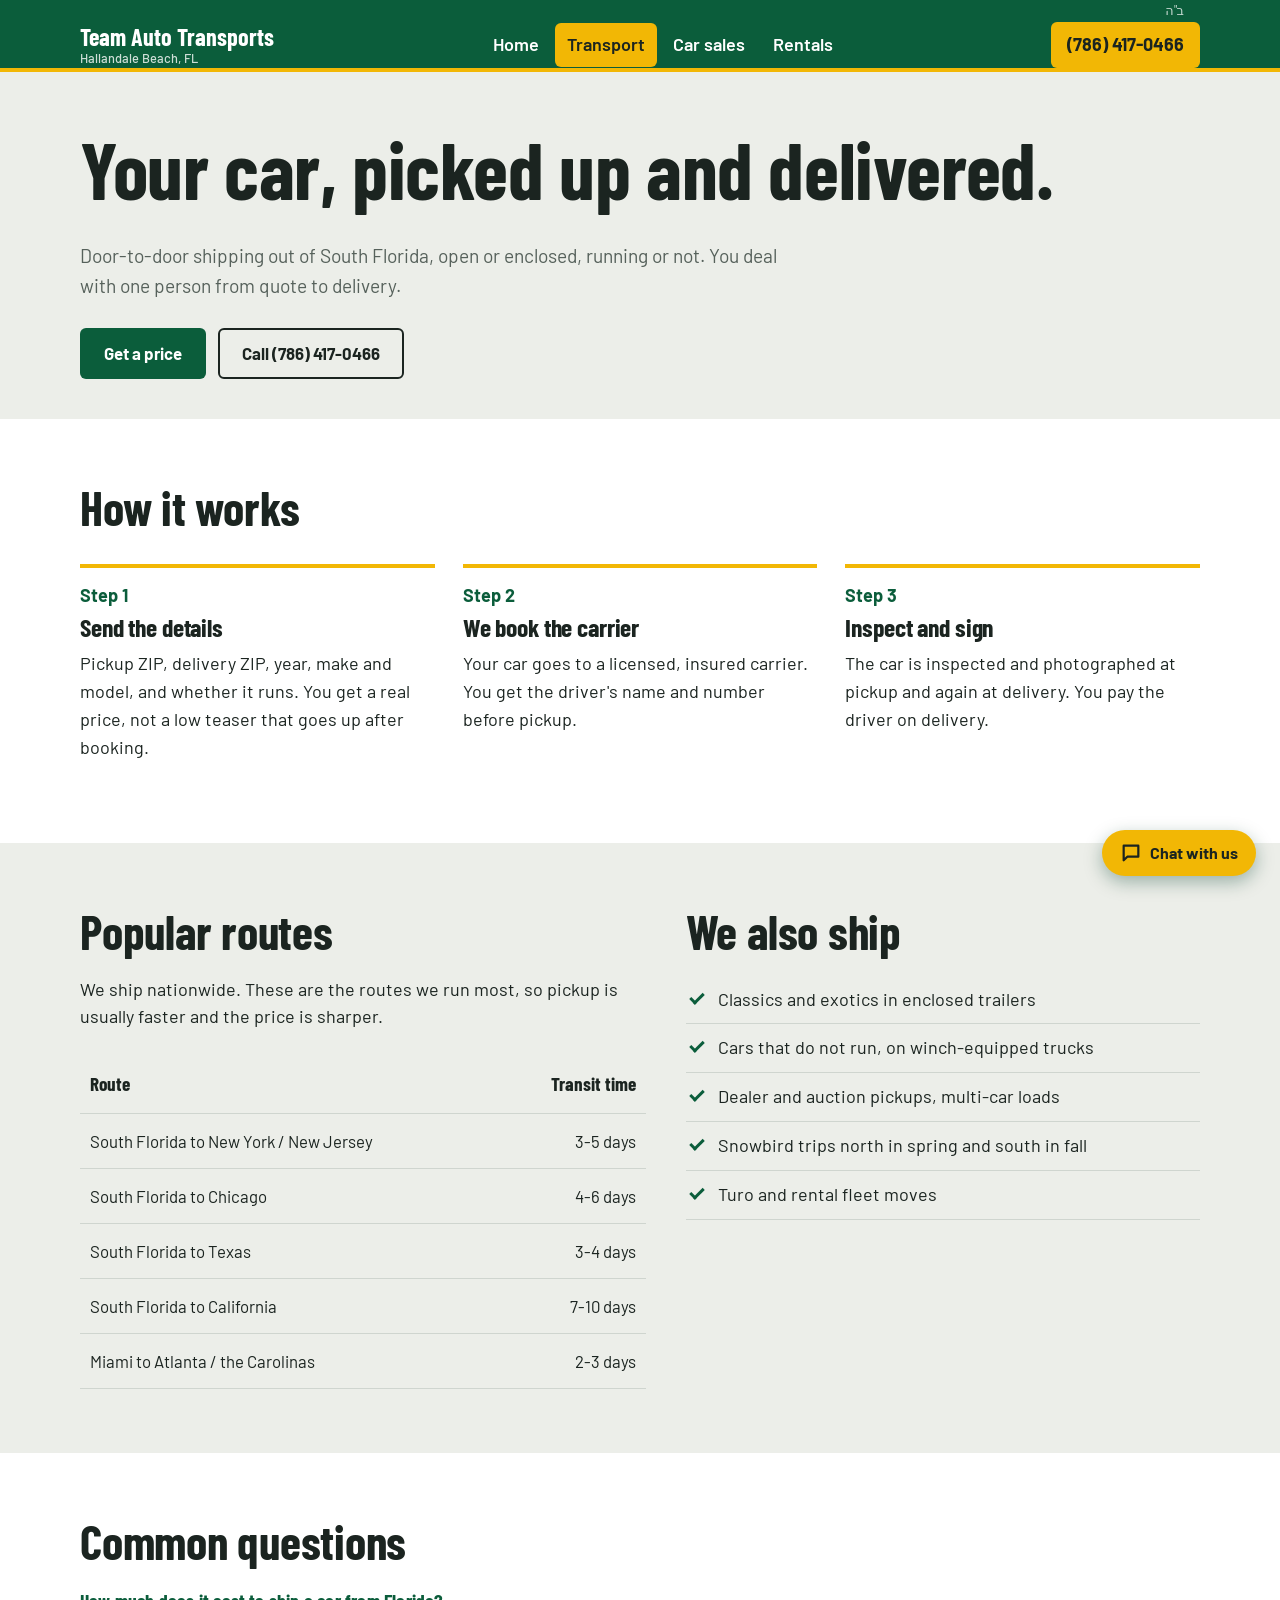
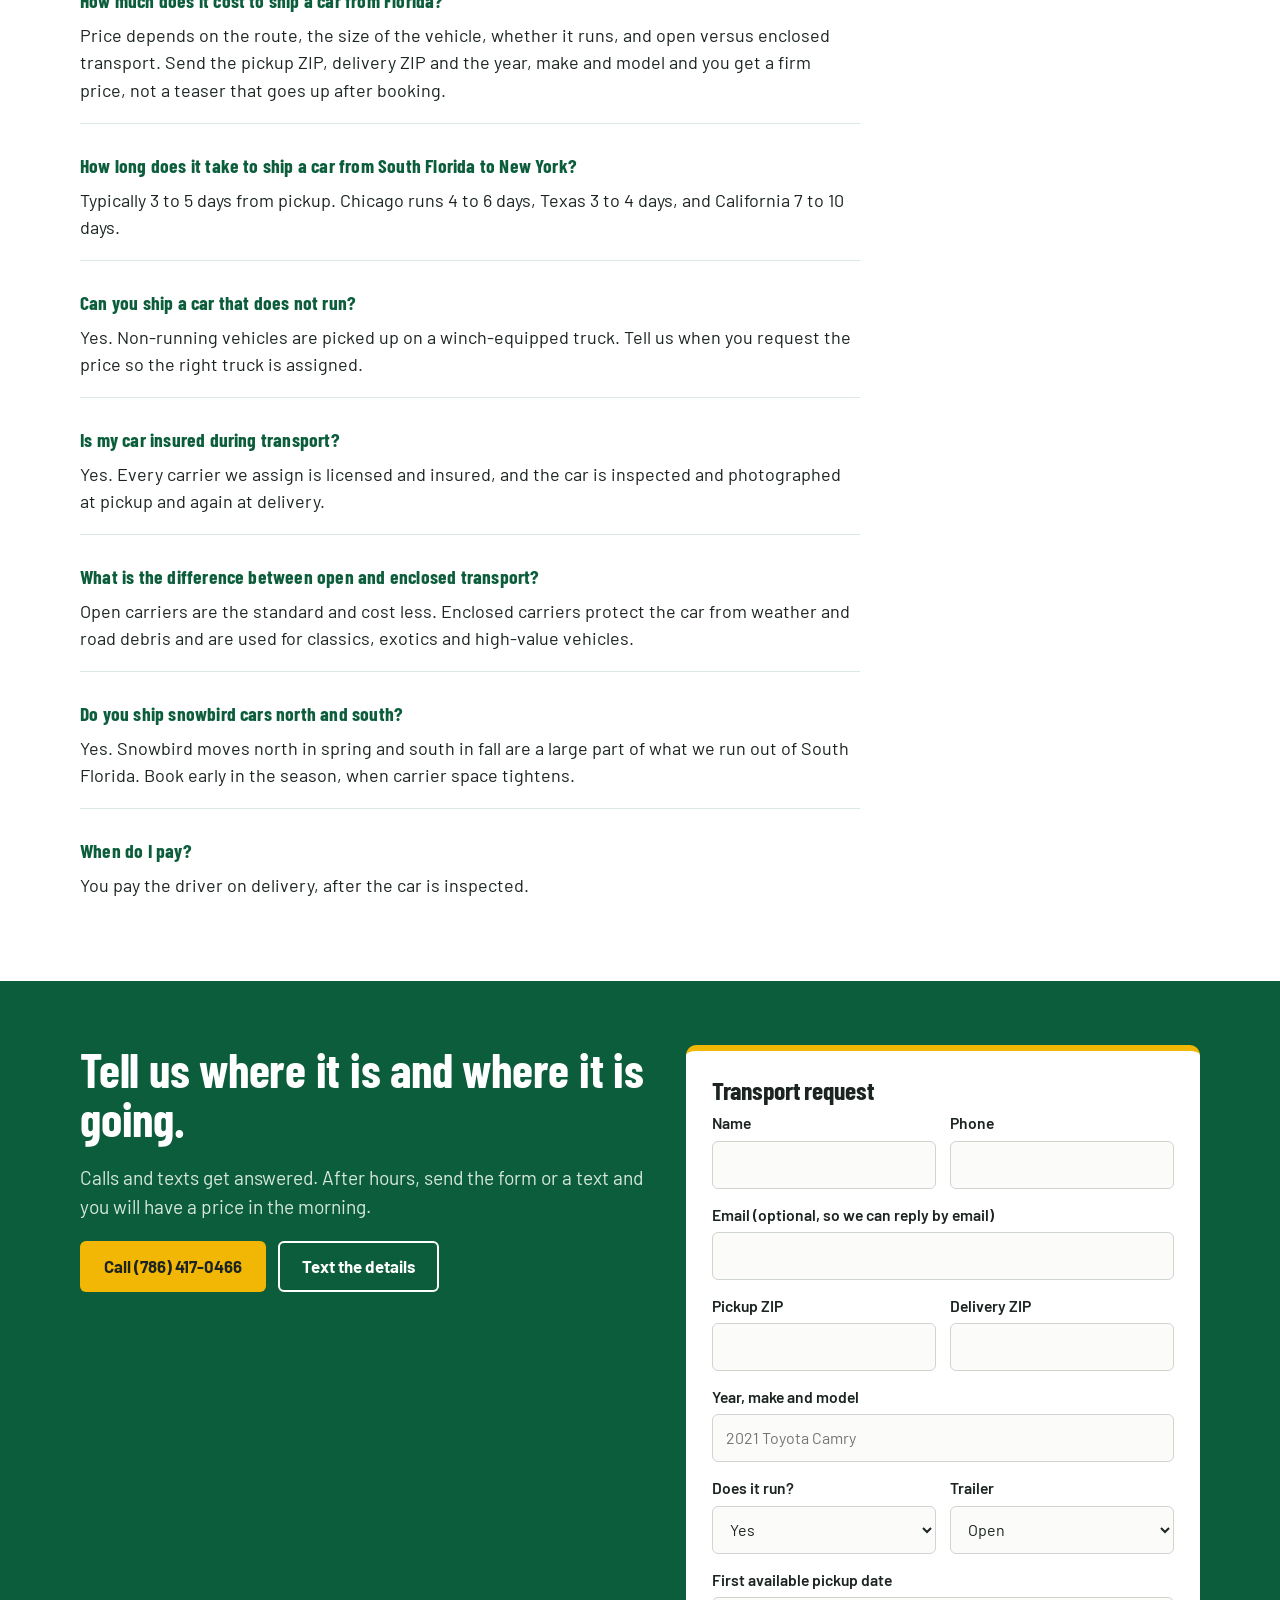
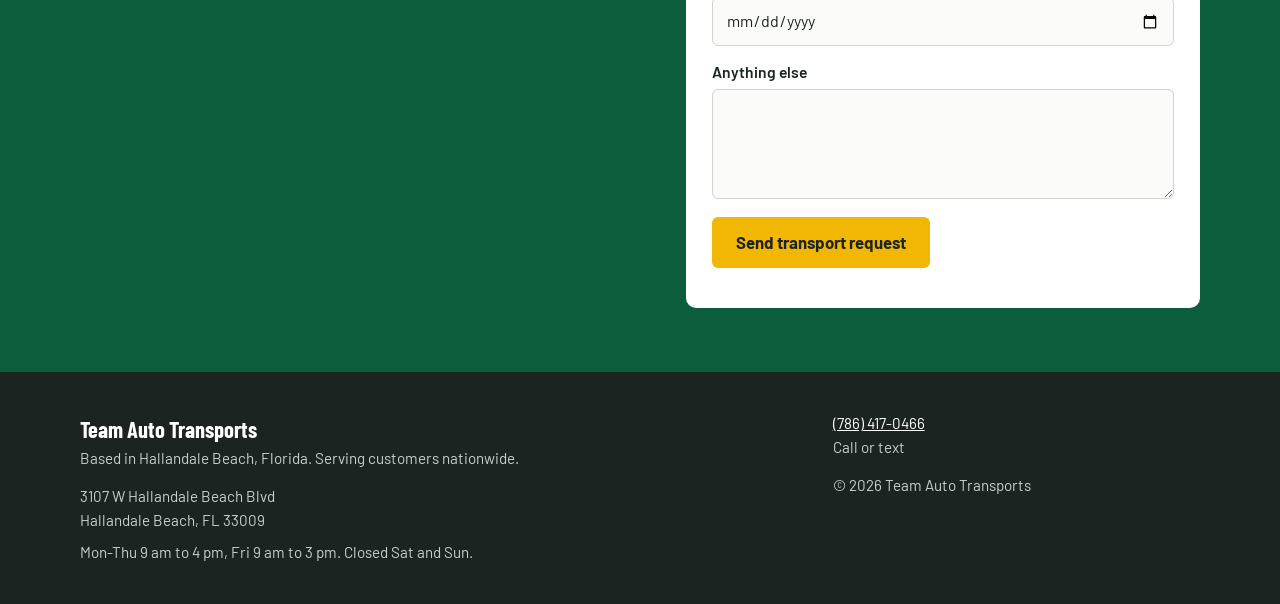
<file: transport.html>
<!doctype html>
<html lang="en">
<head>
  <meta charset="utf-8">
  <meta name="viewport" content="width=device-width, initial-scale=1, viewport-fit=cover">
  <title>Car Transport | Team Auto Transports, Hallandale Beach, FL</title>
  <meta name="description" content="Door-to-door car shipping out of South Florida. Open or enclosed, running or not. Call or text (786) 417-0466 for a same-day price.">
  <link rel="preconnect" href="https://fonts.googleapis.com">
  <link rel="preconnect" href="https://fonts.gstatic.com" crossorigin>
  <link href="https://fonts.googleapis.com/css2?family=Barlow+Condensed:wght@600;700&family=Barlow:wght@400;500;600;700&display=swap" rel="stylesheet">
  <link rel="canonical" href="https://teamautotransports.net/transport">
  <link rel="icon" href="/favicon.svg" type="image/svg+xml">
  <link rel="apple-touch-icon" href="/apple-touch-icon.png">
  <meta name="theme-color" content="#0b5d3b">
  <meta property="og:type" content="website">
  <meta property="og:site_name" content="Team Auto Transports">
  <meta property="og:url" content="https://teamautotransports.net/transport">
  <meta property="og:title" content="Car Shipping, Nationwide | Team Auto Transports">
  <meta property="og:description" content="Door-to-door car shipping anywhere in the lower 48. Open or enclosed, running or not. Call or text (786) 417-0466 for a same-day price.">
  <meta property="og:image" content="https://teamautotransports.net/images/og-cover.jpg">
  <meta property="og:image:width" content="1200">
  <meta property="og:image:height" content="630">
  <meta property="og:image:alt" content="Team Auto Transports - ship a car, buy a car, rent a car. (786) 417-0466">
  <meta name="twitter:card" content="summary_large_image">
  <meta name="twitter:title" content="Car Shipping, Nationwide | Team Auto Transports">
  <meta name="twitter:description" content="Door-to-door car shipping anywhere in the lower 48. Open or enclosed, running or not. Call or text (786) 417-0466 for a same-day price.">
  <meta name="twitter:image" content="https://teamautotransports.net/images/og-cover.jpg">
  <link rel="stylesheet" href="styles.css">
  <script type="application/ld+json">
{
  "@context": "https://schema.org",
  "@type": "AutoDealer",
  "@id": "https://teamautotransports.net/#business",
  "name": "Team Auto Transports",
  "url": "https://teamautotransports.net/",
  "image": "https://teamautotransports.net/images/og-cover.jpg",
  "logo": "https://teamautotransports.net/apple-touch-icon.png",
  "description": "Door-to-door car shipping nationwide, used cars for sale, dealer auction sourcing and Turo rentals, out of Hallandale Beach, Florida.",
  "telephone": "+1-786-417-0466",
  "address": {
    "@type": "PostalAddress",
    "streetAddress": "3107 W Hallandale Beach Blvd",
    "addressLocality": "Hallandale Beach",
    "addressRegion": "FL",
    "postalCode": "33009",
    "addressCountry": "US"
  },
  "areaServed": {
    "@type": "Country",
    "name": "United States"
  },
  "priceRange": "$$",
  "openingHoursSpecification": [
    {"@type": "OpeningHoursSpecification", "dayOfWeek": ["Monday","Tuesday","Wednesday","Thursday"], "opens": "09:00", "closes": "16:00"},
    {"@type": "OpeningHoursSpecification", "dayOfWeek": "Friday", "opens": "09:00", "closes": "15:00"}
  ],
  "sameAs": [
    "https://turo.com/us/en/host/16990759"
  ],
  "contactPoint": {
    "@type": "ContactPoint",
    "telephone": "+1-786-417-0466",
    "contactType": "sales",
    "areaServed": "US",
    "availableLanguage": [
      "English",
      "Hebrew",
      "Spanish"
    ]
  }
}
</script>
  <script type="application/ld+json">
{
  "@context": "https://schema.org",
  "@type": "Service",
  "serviceType": "Car shipping and auto transport",
  "name": "Door-to-door car shipping",
  "provider": {
    "@id": "https://teamautotransports.net/#business"
  },
  "areaServed": {
    "@type": "Country",
    "name": "United States"
  },
  "url": "https://teamautotransports.net/transport",
  "description": "Door-to-door vehicle shipping out of South Florida to anywhere in the lower 48. Open or enclosed carriers, running or non-running vehicles."
}
</script>
  <script type="application/ld+json">
{
  "@context": "https://schema.org",
  "@type": "FAQPage",
  "mainEntity": [
    {
      "@type": "Question",
      "name": "How much does it cost to ship a car from Florida?",
      "acceptedAnswer": {
        "@type": "Answer",
        "text": "Price depends on the route, the size of the vehicle, whether it runs, and open versus enclosed transport. Send the pickup ZIP, delivery ZIP and the year, make and model and you get a firm price, not a teaser that goes up after booking."
      }
    },
    {
      "@type": "Question",
      "name": "How long does it take to ship a car from South Florida to New York?",
      "acceptedAnswer": {
        "@type": "Answer",
        "text": "Typically 3 to 5 days from pickup. Chicago runs 4 to 6 days, Texas 3 to 4 days, and California 7 to 10 days."
      }
    },
    {
      "@type": "Question",
      "name": "Can you ship a car that does not run?",
      "acceptedAnswer": {
        "@type": "Answer",
        "text": "Yes. Non-running vehicles are picked up on a winch-equipped truck. Tell us when you request the price so the right truck is assigned."
      }
    },
    {
      "@type": "Question",
      "name": "Is my car insured during transport?",
      "acceptedAnswer": {
        "@type": "Answer",
        "text": "Yes. Every carrier we assign is licensed and insured, and the car is inspected and photographed at pickup and again at delivery."
      }
    },
    {
      "@type": "Question",
      "name": "What is the difference between open and enclosed transport?",
      "acceptedAnswer": {
        "@type": "Answer",
        "text": "Open carriers are the standard and cost less. Enclosed carriers protect the car from weather and road debris and are used for classics, exotics and high-value vehicles."
      }
    },
    {
      "@type": "Question",
      "name": "Do you ship snowbird cars north and south?",
      "acceptedAnswer": {
        "@type": "Answer",
        "text": "Yes. Snowbird moves north in spring and south in fall are a large part of what we run out of South Florida. Book early in the season, when carrier space tightens."
      }
    },
    {
      "@type": "Question",
      "name": "When do I pay?",
      "acceptedAnswer": {
        "@type": "Answer",
        "text": "You pay the driver on delivery, after the car is inspected."
      }
    }
  ]
}
</script>
</head>
<body data-page="transport">

<header class="site-header">
  <div class="wrap">
    <span class="bh" lang="he" dir="rtl">ב"ה</span>
    <a class="brand" href="index.html">Team Auto Transports<small>Hallandale Beach, FL</small></a>
    <nav class="nav" aria-label="Main">
      <a href="index.html">Home</a>
      <a href="transport.html" aria-current="page">Transport</a>
      <a href="sales.html">Car sales</a>
      <a href="rentals.html">Rentals</a>
    </nav>
    <a class="header-call" href="tel:+17864170466">(786) 417-0466</a>
  </div>
</header>

<main>
  <section class="page-hero">
    <div class="wrap">
      <h1>Your car, picked up and delivered.</h1>
      <p class="lead">Door-to-door shipping out of South Florida, open or enclosed, running or not. You deal with one person from quote to delivery.</p>
      <div class="btn-row">
        <a class="btn btn-sign" href="#quote">Get a price</a>
        <a class="btn btn-ghost" href="tel:+17864170466">Call (786) 417-0466</a>
      </div>
    </div>
  </section>

  <section class="section section-white">
    <div class="wrap">
      <h2>How it works</h2>
      <ol class="steps">
        <li>
          <h3>Send the details</h3>
          <p>Pickup ZIP, delivery ZIP, year, make and model, and whether it runs. You get a real price, not a low teaser that goes up after booking.</p>
        </li>
        <li>
          <h3>We book the carrier</h3>
          <p>Your car goes to a licensed, insured carrier. You get the driver's name and number before pickup.</p>
        </li>
        <li>
          <h3>Inspect and sign</h3>
          <p>The car is inspected and photographed at pickup and again at delivery. You pay the driver on delivery.</p>
        </li>
      </ol>
    </div>
  </section>

  <section class="section">
    <div class="wrap split">
      <div>
        <h2>Popular routes</h2>
        <p>We ship nationwide. These are the routes we run most, so pickup is usually faster and the price is sharper.</p>
        <table class="routes">
          <thead><tr><th scope="col">Route</th><th scope="col">Transit time</th></tr></thead>
          <tbody>
            <tr><td>South Florida to New York / New Jersey</td><td>3-5 days</td></tr>
            <tr><td>South Florida to Chicago</td><td>4-6 days</td></tr>
            <tr><td>South Florida to Texas</td><td>3-4 days</td></tr>
            <tr><td>South Florida to California</td><td>7-10 days</td></tr>
            <tr><td>Miami to Atlanta / the Carolinas</td><td>2-3 days</td></tr>
          </tbody>
        </table>
      </div>
      <div>
        <h2>We also ship</h2>
        <ul class="checklist">
          <li>Classics and exotics in enclosed trailers</li>
          <li>Cars that do not run, on winch-equipped trucks</li>
          <li>Dealer and auction pickups, multi-car loads</li>
          <li>Snowbird trips north in spring and south in fall</li>
          <li>Turo and rental fleet moves</li>
        </ul>
      </div>
    </div>
  </section>


  <section class="section section-white" id="faq">
    <div class="wrap">
      <h2>Common questions</h2>
      <dl class="faq">
        <dt>How much does it cost to ship a car from Florida?</dt>
        <dd>Price depends on the route, the size of the vehicle, whether it runs, and open versus enclosed transport. Send the pickup ZIP, delivery ZIP and the year, make and model and you get a firm price, not a teaser that goes up after booking.</dd>
        <dt>How long does it take to ship a car from South Florida to New York?</dt>
        <dd>Typically 3 to 5 days from pickup. Chicago runs 4 to 6 days, Texas 3 to 4 days, and California 7 to 10 days.</dd>
        <dt>Can you ship a car that does not run?</dt>
        <dd>Yes. Non-running vehicles are picked up on a winch-equipped truck. Tell us when you request the price so the right truck is assigned.</dd>
        <dt>Is my car insured during transport?</dt>
        <dd>Yes. Every carrier we assign is licensed and insured, and the car is inspected and photographed at pickup and again at delivery.</dd>
        <dt>What is the difference between open and enclosed transport?</dt>
        <dd>Open carriers are the standard and cost less. Enclosed carriers protect the car from weather and road debris and are used for classics, exotics and high-value vehicles.</dd>
        <dt>Do you ship snowbird cars north and south?</dt>
        <dd>Yes. Snowbird moves north in spring and south in fall are a large part of what we run out of South Florida. Book early in the season, when carrier space tightens.</dd>
        <dt>When do I pay?</dt>
        <dd>You pay the driver on delivery, after the car is inspected.</dd>
      </dl>
    </div>
  </section>

  <section class="section section-sign" id="quote">
    <div class="wrap split">
      <div>
        <h2>Tell us where it is and where it is going.</h2>
        <p class="lead">Calls and texts get answered. After hours, send the form or a text and you will have a price in the morning.</p>
        <div class="btn-row">
          <a class="btn btn-paint" href="tel:+17864170466">Call (786) 417-0466</a>
          <a class="btn btn-ghost" style="color:#fff;border-color:#fff" href="sms:+17864170466?&body=Pickup%20ZIP%3A%0ADelivery%20ZIP%3A%0AYear%2FMake%2FModel%3A%0ARuns%3F%3A">Text the details</a>
        </div>
      </div>

      <form class="form-card" name="transport-quote" method="POST" data-netlify="true" netlify-honeypot="bot-field"
            data-success="Request sent. We will call or text you with a price shortly.">
        <input type="hidden" name="form-name" value="transport-quote">
        <input type="hidden" name="source" value="Transport page">
        <input type="hidden" name="subject" value="">
        <p class="hidden-field"><label>Leave empty <input name="bot-field"></label></p>
        <h3>Transport request</h3>
        <div class="fields">
          <div class="field"><label for="t-name">Name</label><input id="t-name" name="name" autocomplete="name" required></div>
          <div class="field"><label for="t-phone">Phone</label><input id="t-phone" name="phone" type="tel" autocomplete="tel" required></div>
          <div class="field field-full"><label for="t-email">Email (optional, so we can reply by email)</label><input id="t-email" name="email" type="email" autocomplete="email"></div>
          <div class="field"><label for="t-from">Pickup ZIP</label><input id="t-from" name="pickup_zip" inputmode="numeric" maxlength="10" required></div>
          <div class="field"><label for="t-to">Delivery ZIP</label><input id="t-to" name="delivery_zip" inputmode="numeric" maxlength="10" required></div>
          <div class="field field-full"><label for="t-vehicle">Year, make and model</label><input id="t-vehicle" name="vehicle" placeholder="2021 Toyota Camry" required></div>
          <div class="field"><label for="t-runs">Does it run?</label>
            <select id="t-runs" name="runs"><option>Yes</option><option>No</option><option>Not sure</option></select></div>
          <div class="field"><label for="t-type">Trailer</label>
            <select id="t-type" name="trailer"><option>Open</option><option>Enclosed</option><option>Not sure</option></select></div>
          <div class="field field-full"><label for="t-date">First available pickup date</label><input id="t-date" name="pickup_date" type="date"></div>
          <div class="field field-full"><label for="t-msg">Anything else</label><textarea id="t-msg" name="message"></textarea></div>
        </div>
        <button class="btn btn-paint" type="submit">Send transport request</button>
        <p class="form-msg" role="status" aria-live="polite"></p>
      </form>
    </div>
  </section>
</main>

<footer class="site-footer">
  <div class="wrap">
    <div>
      <strong>Team Auto Transports</strong>
      <p>Based in Hallandale Beach, Florida. Serving customers nationwide.</p>
      <address class="footer-nap"><a href="https://www.google.com/maps/search/?api=1&amp;query=Team+Auto+US+3107+W+Hallandale+Beach+Blvd+Hallandale+Beach+FL+33009" target="_blank" rel="noopener">3107 W Hallandale Beach Blvd<br>Hallandale Beach, FL 33009</a></address>
      <p class="footer-hours">Mon-Thu 9 am to 4 pm, Fri 9 am to 3 pm. Closed Sat and Sun.</p>
      <!-- Add real numbers before going public:
      <p>USDOT XXXXXXX, MC XXXXXX. FL Dealer License XXXXXXX.</p> -->
    </div>
    <div>
      <p><a href="tel:+17864170466">(786) 417-0466</a><br>Call or text</p>
      <p>&copy; <span data-year></span> Team Auto Transports</p>
    </div>
  </div>
</footer>

<div class="call-bar">
  <a class="btn btn-paint" href="tel:+17864170466">Call</a>
  <a class="btn btn-ghost" style="color:#fff;border-color:#fff" href="sms:+17864170466">Text</a>
</div>

<form name="chat" data-netlify="true" netlify-honeypot="bot-field" hidden>
  <input name="topic"><input name="details"><input name="name"><input name="phone"><input name="page"><input name="subject"><input name="bot-field">
</form>
<script src="site.js"></script>
</body>
</html>
</file>
<file: styles.css>
/* Team Auto Transports - shared styles
   Look: Florida highway signage. Sign green, road-paint yellow, concrete. */

:root {
  --sign: #0b5d3b;
  --sign-dark: #07402a;
  --paint: #f2b705;
  --concrete: #eceee9;
  --ink: #1b2420;
  --muted: #56615b;
  --line: #cfd5cf;
  --white: #ffffff;
  --radius-sign: 10px;
  --radius-field: 6px;
  --display: "Barlow Condensed", "Arial Narrow", sans-serif;
  --body: "Barlow", system-ui, sans-serif;
  --wrap: 1120px;
}

*,
*::before,
*::after { box-sizing: border-box; }

html { -webkit-text-size-adjust: 100%; scroll-behavior: smooth; }
@media (prefers-reduced-motion: reduce) { html { scroll-behavior: auto; } }

body {
  margin: 0;
  font-family: var(--body);
  font-size: 18px;
  line-height: 1.55;
  color: var(--ink);
  background: var(--concrete);
  padding-bottom: 72px; /* room for the mobile call bar */
}
@media (min-width: 900px) { body { padding-bottom: 0; } }

img { max-width: 100%; display: block; }
a { color: var(--sign); }
:focus-visible { outline: 3px solid var(--paint); outline-offset: 2px; }

.wrap { width: min(100% - 40px, var(--wrap)); margin-inline: auto; }

h1, h2, h3 {
  font-family: var(--display);
  font-weight: 700;
  line-height: 1.02;
  margin: 0 0 .4em;
  letter-spacing: -.005em;
}
h1 { font-size: clamp(2.6rem, 8vw, 5rem); }
h2 { font-size: clamp(2rem, 5vw, 3rem); }
h3 { font-size: 1.6rem; }
p { margin: 0 0 1em; max-width: 64ch; }
.lead { font-size: 1.2rem; color: var(--muted); }

/* ---------- Header ---------- */
.site-header {
  background: var(--sign);
  color: var(--white);
  border-bottom: 4px solid var(--paint);
  position: sticky;
  top: 0;
  z-index: 20;
}
.site-header .wrap {
  display: flex;
  align-items: center;
  justify-content: space-between;
  gap: 16px;
  min-height: 64px;
  flex-wrap: wrap;
}
.brand {
  font-family: var(--display);
  font-weight: 700;
  font-size: 1.5rem;
  color: var(--white);
  text-decoration: none;
  line-height: 1;
}
.brand small {
  display: block;
  font-family: var(--body);
  font-weight: 500;
  font-size: .8rem;
  opacity: .8;
  margin-top: 3px;
}
.nav {
  display: flex;
  gap: 4px;
  overflow-x: auto;
  -webkit-overflow-scrolling: touch;
}
.nav a {
  color: var(--white);
  text-decoration: none;
  font-weight: 600;
  padding: 8px 12px;
  border-radius: var(--radius-field);
  white-space: nowrap;
}
.nav a:hover { background: var(--sign-dark); }
.nav a[aria-current="page"] { background: var(--paint); color: var(--ink); }
.header-call {
  display: none;
  background: var(--paint);
  color: var(--ink);
  font-weight: 700;
  text-decoration: none;
  padding: 9px 16px;
  border-radius: var(--radius-field);
}
@media (min-width: 900px) { .header-call { display: inline-block; } }
@media (max-width: 899px) {
  .site-header .wrap { padding: 10px 0 6px; }
  .nav { width: 100%; display: grid; grid-template-columns: repeat(4, 1fr); gap: 4px; padding: 0 0 4px; overflow: visible; }
  .nav a { text-align: center; padding: 8px 4px; font-size: .95rem; }
}

/* ---------- Buttons ---------- */
.btn {
  display: inline-flex;
  align-items: center;
  justify-content: center;
  gap: 8px;
  font: 700 1.05rem/1 var(--body);
  padding: 15px 22px;
  border-radius: var(--radius-field);
  border: 2px solid transparent;
  text-decoration: none;
  cursor: pointer;
  min-height: 50px;
}
.btn-paint { background: var(--paint); color: var(--ink); }
.btn-paint:hover { background: #ffc81f; }
.btn-sign { background: var(--sign); color: var(--white); }
.btn-sign:hover { background: var(--sign-dark); }
.btn-ghost { background: transparent; color: var(--ink); border-color: var(--ink); }
.btn-ghost:hover { background: var(--ink); color: var(--white); }
.btn-row { display: flex; flex-wrap: wrap; gap: 12px; }

/* ---------- Sections ---------- */
.section { padding: 64px 0; }
.section-tight { padding: 40px 0; }
.section-white { background: var(--white); }
.section-sign { background: var(--sign); color: var(--white); }
.section-sign .lead, .section-sign p { color: #d7e7df; }

.page-hero { padding: 56px 0 40px; }
.page-hero p.lead { margin-bottom: 1.4em; }

/* ---------- Highway sign panels (landing) ---------- */
.signs {
  display: grid;
  gap: 16px;
  grid-template-columns: 1fr;
}
@media (min-width: 820px) { .signs { grid-template-columns: repeat(3, 1fr); } }

.sign {
  position: relative;
  display: flex;
  flex-direction: column;
  background: var(--sign);
  color: var(--white);
  text-decoration: none;
  border-radius: var(--radius-sign);
  padding: 22px 22px 20px;
  box-shadow: inset 0 0 0 3px var(--sign), inset 0 0 0 5px var(--white);
  min-height: 220px;
  transition: transform .15s ease;
}
.sign:hover { transform: translateY(-3px); }
@media (prefers-reduced-motion: reduce) { .sign:hover { transform: none; } }
.sign-tab {
  align-self: flex-start;
  background: var(--paint);
  color: var(--ink);
  font: 700 .95rem/1 var(--body);
  padding: 6px 10px;
  border-radius: 4px;
  margin-bottom: 18px;
}
.sign h2 {
  font-size: clamp(2.4rem, 6vw, 3.2rem);
  margin-bottom: .15em;
}
.sign p { color: #d7e7df; margin: 0 0 18px; font-size: 1.05rem; }
.sign-arrow {
  margin-top: auto;
  width: 44px;
  height: 44px;
}

/* ---------- Two column layout ---------- */
.split {
  display: grid;
  gap: 40px;
  grid-template-columns: 1fr;
  align-items: start;
}
@media (min-width: 900px) { .split { grid-template-columns: 1.1fr 1fr; } }

/* ---------- Steps ---------- */
.steps {
  list-style: none;
  padding: 0;
  margin: 32px 0 0;
  display: grid;
  gap: 28px;
  counter-reset: step;
}
@media (min-width: 820px) { .steps { grid-template-columns: repeat(3, 1fr); } }
.steps li { counter-increment: step; border-top: 4px solid var(--paint); padding-top: 14px; }
.steps li::before {
  content: "Step " counter(step);
  display: block;
  font-weight: 700;
  color: var(--sign);
  margin-bottom: 4px;
}

/* ---------- Routes table ---------- */
.routes { width: 100%; border-collapse: collapse; margin-top: 24px; font-size: 1.05rem; }
.routes th, .routes td { text-align: left; padding: 14px 10px; border-bottom: 1px solid var(--line); }
.routes th { font-family: var(--display); font-size: 1.2rem; }
.routes td:last-child, .routes th:last-child { text-align: right; white-space: nowrap; }

.checklist { list-style: none; padding: 0; margin: 12px 0 0; }
.checklist li { padding: 10px 0 10px 32px; position: relative; border-bottom: 1px solid var(--line); }
.checklist li::before {
  content: "";
  position: absolute;
  left: 4px;
  top: 17px;
  width: 14px;
  height: 8px;
  border-left: 3px solid var(--sign);
  border-bottom: 3px solid var(--sign);
  transform: rotate(-45deg);
}
.section-sign .checklist li { border-color: rgba(255,255,255,.2); }
.section-sign .checklist li::before { border-color: var(--paint); }

/* ---------- Offer blocks (sales) ---------- */
.offers { display: grid; gap: 20px; margin-top: 28px; }
@media (min-width: 820px) { .offers { grid-template-columns: repeat(3, 1fr); } }
.offer {
  background: var(--white);
  border-left: 6px solid var(--sign);
  padding: 22px;
  display: flex;
  flex-direction: column;
}
.offer.offer-auction { border-left-color: var(--paint); }
.offer p { color: var(--muted); }
.offer .btn { margin-top: auto; align-self: flex-start; }

/* ---------- Inventory ---------- */
.inventory { display: grid; gap: 20px; margin-top: 28px; }
@media (min-width: 640px) { .inventory { grid-template-columns: repeat(2, 1fr); } }
@media (min-width: 1000px) { .inventory { grid-template-columns: repeat(3, 1fr); } }
.car {
  background: var(--white);
  border: 1px solid var(--line);
  border-radius: 8px;
  overflow: hidden;
  display: flex;
  flex-direction: column;
}
.car-photo {
  aspect-ratio: 4 / 3;
  background: #d9ddd8;
  display: grid;
  place-items: center;
  color: var(--muted);
  font-weight: 600;
}
.car-photo img { width: 100%; height: 100%; object-fit: cover; }
.car-body { padding: 16px 18px 18px; display: flex; flex-direction: column; flex: 1; }
.car-body h3 { font-size: 1.5rem; margin-bottom: 4px; }
.car-meta { color: var(--muted); font-size: .98rem; margin: 0 0 10px; }
.car-price { font-family: var(--display); font-weight: 700; font-size: 1.8rem; color: var(--sign); margin: 0 0 12px; }
.car-body .btn { margin-top: auto; }
.inventory-status { color: var(--muted); }

/* ---------- Forms ---------- */
.form-card {
  background: var(--white);
  border-radius: var(--radius-sign);
  padding: 26px;
  border-top: 6px solid var(--paint);
  color: var(--ink);
}
.form-card h2, .form-card h3 { margin-bottom: .3em; }
.form-card > p { color: var(--muted); }
.fields { display: grid; gap: 14px; grid-template-columns: 1fr; }
@media (min-width: 560px) { .fields { grid-template-columns: 1fr 1fr; } }
.field { display: flex; flex-direction: column; gap: 5px; }
.field-full { grid-column: 1 / -1; }
label { font-weight: 600; font-size: .98rem; }
input, select, textarea {
  font: 400 1rem/1.3 var(--body);
  color: var(--ink);
  padding: 12px 13px;
  border: 1.5px solid var(--line);
  border-radius: var(--radius-field);
  background: #fbfbfa;
  width: 100%;
  min-height: 48px;
  font-size: 16px; /* stops iOS zoom on focus */
}
textarea { min-height: 110px; resize: vertical; }
input:focus, select:focus, textarea:focus { border-color: var(--sign); outline: 2px solid var(--sign); outline-offset: 0; }
.radio-row { display: flex; flex-wrap: wrap; gap: 8px; }
.radio-row label {
  display: flex;
  align-items: center;
  gap: 8px;
  border: 1.5px solid var(--line);
  border-radius: var(--radius-field);
  padding: 10px 14px;
  cursor: pointer;
  font-weight: 600;
}
.radio-row input { width: auto; min-height: 0; }
.radio-row label:has(input:checked) { border-color: var(--sign); background: #e3efe8; }
.form-card .btn { margin-top: 18px; width: 100%; }
@media (min-width: 560px) { .form-card .btn { width: auto; } }
.hidden-field { display: none; }
.form-msg { margin: 14px 0 0; font-weight: 600; }
.form-msg.ok { color: var(--sign); }
.form-msg.err { color: #a12b1c; }

/* ---------- Rentals ---------- */
.fleet { display: flex; flex-wrap: wrap; gap: 10px; margin: 20px 0 28px; padding: 0; list-style: none; }
.fleet li { background: var(--white); border: 1.5px solid var(--line); border-radius: 999px; padding: 8px 16px; font-weight: 600; }

/* ---------- Footer ---------- */
.site-footer { background: var(--ink); color: #c9d0cb; padding: 40px 0; font-size: .95rem; }
.site-footer a { color: var(--white); }
.site-footer .wrap { display: grid; gap: 18px; }
@media (min-width: 820px) { .site-footer .wrap { grid-template-columns: 2fr 1fr; } }
.site-footer strong { color: var(--white); font-family: var(--display); font-size: 1.4rem; }

/* ---------- Mobile call bar ---------- */
.call-bar {
  position: fixed;
  left: 0;
  right: 0;
  bottom: 0;
  display: grid;
  grid-template-columns: 1fr 1fr;
  gap: 8px;
  padding: 10px 12px calc(10px + env(safe-area-inset-bottom));
  background: var(--sign);
  border-top: 3px solid var(--paint);
  z-index: 30;
}
.call-bar .btn { min-height: 46px; padding: 12px; }
@media (min-width: 900px) { .call-bar { display: none; } }

/* ---------- Sign illustrations ---------- */
.sign-art { width: 100%; max-width: 260px; height: auto; margin: 4px 0 16px; }
.sign-go {
  margin-top: auto;
  align-self: flex-start;
  background: var(--paint);
  color: var(--ink);
  font-weight: 700;
  padding: 11px 16px;
  border-radius: var(--radius-field);
}
.sign:hover .sign-go { background: #ffc81f; }

/* ---------- Road with truck (home, plays once) ---------- */
.road {
  position: relative;
  height: 74px;
  margin-bottom: 26px;
  border-bottom: 6px solid var(--ink);
  overflow: hidden;
}
.road::after {
  content: "";
  position: absolute;
  left: 0; right: 0; bottom: 6px;
  height: 4px;
  background: repeating-linear-gradient(90deg, var(--paint) 0 34px, transparent 34px 60px);
}
.road-truck {
  position: absolute;
  bottom: 12px;
  width: 120px;
  height: auto;
  left: calc(100% - 130px);
  animation: drive 2.6s cubic-bezier(.25,.8,.3,1) both;
}
.road-truck rect, .road-truck path[fill="#fff"], .road-truck circle, .road-truck g path, .road-truck g circle { fill: var(--sign); }
.road-truck path[fill="#0b5d3b"] { fill: var(--concrete); }
.road-truck circle { stroke: var(--concrete); }
@keyframes drive { from { left: -140px; } }
@media (prefers-reduced-motion: reduce) { .road-truck { animation: none; } }

/* ---------- Car photo placeholder ---------- */
.car-photo svg { width: 55%; height: auto; opacity: .45; }
.car-photo { position: relative; }
.car-photo .photo-count {
  position: absolute; right: 10px; bottom: 10px;
  background: rgba(27,36,32,.8); color: #fff; font-size: .85rem; padding: 3px 8px; border-radius: 4px;
}

/* ---------- Turo booking panel ---------- */
.turo-panel {
  background: var(--paint);
  color: var(--ink);
  border-radius: var(--radius-sign);
  padding: 30px 26px;
  display: grid;
  gap: 18px;
  align-items: center;
  margin-top: 8px;
}
@media (min-width: 820px) { .turo-panel { grid-template-columns: 1.3fr 1fr; padding: 40px; } }
.turo-panel h2 { margin-bottom: .2em; }
.turo-panel p { margin: 0; font-size: 1.1rem; }
.btn-turo {
  background: var(--ink);
  color: var(--white);
  font-size: 1.3rem;
  min-height: 64px;
  padding: 18px 28px;
  width: 100%;
  box-shadow: 0 6px 0 var(--sign);
}
.btn-turo:hover { background: var(--sign-dark); }
.btn-turo:active { transform: translateY(4px); box-shadow: 0 2px 0 var(--sign); }
.turo-panel .fleet { margin: 14px 0 0; }
.turo-panel .fleet li { border-color: rgba(27,36,32,.25); }

/* ---------- Chat widget ---------- */
.chat-launch {
  position: fixed;
  right: 16px;
  bottom: 88px;
  z-index: 40;
  display: flex;
  align-items: center;
  gap: 8px;
  background: var(--paint);
  color: var(--ink);
  border: 0;
  border-radius: 999px;
  padding: 12px 18px;
  font: 700 1rem/1 var(--body);
  box-shadow: 0 6px 18px rgba(7,64,42,.35);
  cursor: pointer;
}
@media (min-width: 900px) { .chat-launch { bottom: 24px; right: 24px; } }
.chat-launch svg { width: 22px; height: 22px; }
.chat-panel {
  position: fixed;
  right: 12px;
  left: 12px;
  bottom: 88px;
  z-index: 41;
  background: var(--white);
  border-radius: 12px;
  box-shadow: 0 12px 40px rgba(0,0,0,.25);
  overflow: hidden;
  display: none;
  flex-direction: column;
  max-height: min(560px, calc(100dvh - 120px));
}
@media (min-width: 560px) { .chat-panel { left: auto; width: 370px; } }
@media (min-width: 900px) { .chat-panel { bottom: 24px; right: 24px; } }
.chat-panel.open { display: flex; }
.chat-head {
  background: var(--sign);
  color: var(--white);
  padding: 14px 16px;
  display: flex;
  justify-content: space-between;
  align-items: center;
  border-bottom: 3px solid var(--paint);
}
.chat-head strong { font-family: var(--display); font-size: 1.3rem; }
.chat-head small { display: block; opacity: .8; }
.chat-close { background: none; border: 0; color: #fff; font-size: 1.8rem; line-height: 1; cursor: pointer; padding: 0 4px; }
.chat-log { padding: 14px; overflow-y: auto; display: flex; flex-direction: column; gap: 8px; flex: 1; background: var(--concrete); }
.bubble { max-width: 85%; padding: 10px 13px; border-radius: 12px; font-size: 1rem; line-height: 1.4; }
.bubble.bot { background: var(--white); align-self: flex-start; border-bottom-left-radius: 3px; }
.bubble.me { background: var(--sign); color: #fff; align-self: flex-end; border-bottom-right-radius: 3px; }
.chat-choices { display: flex; flex-wrap: wrap; gap: 6px; }
.chat-choices button {
  background: var(--white); border: 1.5px solid var(--sign); color: var(--sign);
  border-radius: 999px; padding: 8px 12px; font: 600 .95rem var(--body); cursor: pointer;
}
.chat-choices button:hover { background: var(--sign); color: #fff; }
.chat-input { display: flex; gap: 8px; padding: 10px; border-top: 1px solid var(--line); }
.chat-input input { min-height: 44px; }
.chat-input button { flex: none; min-height: 44px; padding: 0 16px; }

/* ---------- Photo gallery (lightbox) ---------- */
.car-photo[data-car] { cursor: zoom-in; }
.car-photo[data-car]:focus-visible { outline: 3px solid var(--paint); outline-offset: -3px; }
body.lb-open { overflow: hidden; }

.lightbox {
  position: fixed; inset: 0; z-index: 1000;
  background: #0a0e0c;
  display: grid;
  grid-template-columns: auto 1fr auto;
  grid-template-rows: 1fr auto auto;
  align-items: center;
  padding: max(12px, env(safe-area-inset-top)) 12px max(12px, env(safe-area-inset-bottom));
  gap: 8px;
}
.lightbox[hidden] { display: none; }

.lb-stage {
  grid-column: 2; grid-row: 1;
  display: grid; place-items: center;
  min-height: 0; height: 100%;
}
.lb-img {
  max-width: 100%; max-height: 100%;
  object-fit: contain;
  border-radius: 4px;
  background: #0a0e0c;
}

.lb-nav {
  grid-row: 1;
  width: 52px; height: 52px;
  font-size: 2.2rem; line-height: 1;
  color: #fff; background: rgba(255,255,255,.12);
  border: 0; border-radius: 50%;
  cursor: pointer;
  display: grid; place-items: center;
}
.lb-nav:hover { background: rgba(255,255,255,.24); }
.lb-prev { grid-column: 1; }
.lb-next { grid-column: 3; }

.lb-close {
  position: absolute;
  top: max(12px, env(safe-area-inset-top)); right: 12px;
  width: 44px; height: 44px;
  font-size: 2rem; line-height: 1;
  color: #fff; background: rgba(255,255,255,.12);
  border: 0; border-radius: 50%;
  cursor: pointer; z-index: 2;
}
.lb-close:hover { background: rgba(255,255,255,.24); }

.lb-bar {
  grid-column: 1 / -1; grid-row: 2;
  display: flex; justify-content: space-between; align-items: baseline;
  gap: 12px; color: #fff; padding: 0 4px;
}
.lb-title { font-family: var(--display); font-weight: 700; font-size: 1.3rem; }
.lb-count { color: #c9d2cc; font-size: .95rem; white-space: nowrap; }

.lb-strip {
  grid-column: 1 / -1; grid-row: 3;
  display: flex; gap: 8px;
  overflow-x: auto; overscroll-behavior-x: contain;
  padding: 4px 2px;
  scrollbar-width: thin;
}
.lb-strip img {
  width: 84px; height: 60px; flex: 0 0 auto;
  object-fit: cover; border-radius: 4px;
  opacity: .5; cursor: pointer;
  border: 2px solid transparent;
}
.lb-strip img.on { opacity: 1; border-color: var(--paint); }

@media (max-width: 640px) {
  /* arrows float over the photo instead of stealing width from it */
  .lightbox { grid-template-columns: 1fr; padding-left: 8px; padding-right: 8px; }
  .lb-stage { grid-column: 1; }
  .lb-bar, .lb-strip { grid-column: 1; }
  .lb-nav {
    position: absolute; top: 50%; transform: translateY(-50%);
    width: 44px; height: 44px; font-size: 1.8rem;
    background: rgba(10,14,12,.55);
  }
  .lb-prev { left: 8px; }
  .lb-next { right: 8px; }
  .lb-title { font-size: 1.1rem; }
  .lb-strip img { width: 66px; height: 48px; }
}

/* FAQ list (transport page) */
.faq { margin: 0; max-width: 780px; }
.faq dt {
  font-family: "Barlow Condensed", "Barlow", sans-serif;
  font-weight: 700;
  font-size: 1.22rem;
  letter-spacing: .01em;
  margin: 26px 0 6px;
  color: #0b5d3b;
}
.faq dt:first-child { margin-top: 8px; }
.faq dd { margin: 0; padding: 0 0 18px; border-bottom: 1px solid rgba(11,93,59,.14); }
.faq dd:last-child { border-bottom: 0; }

.site-header .wrap { position: relative; padding-top: 22px; }
.bh { position: absolute; top: 3px; right: 16px; font-size: .8rem; color: #fff; opacity: .75; line-height: 1.2; }
@media (max-width: 899px) { .site-header .wrap { padding-top: 18px; } }

/* ---------- Car detail page ---------- */
.crumb { margin-bottom: 18px; }
.crumb a { color: var(--muted); font-weight: 600; text-decoration: none; }
.crumb a:hover { color: var(--sign); }
.car-detail { display: grid; gap: 28px; align-items: start; }
.car-gallery, .car-info { min-width: 0; }
@media (min-width: 900px) { .car-detail { grid-template-columns: 1.15fr 1fr; gap: 40px; } }
.car-stage {
  background: var(--panel);
  border-radius: var(--radius-card);
  overflow: hidden;
  aspect-ratio: 3 / 2;
  display: flex;
  align-items: center;
  justify-content: center;
}
.car-stage img { width: 100%; height: 100%; object-fit: cover; }
.car-stage svg { width: 55%; height: auto; opacity: .45; }
.car-thumbs { display: flex; gap: 8px; margin-top: 10px; overflow-x: auto; padding-bottom: 4px; }
.car-thumb {
  flex: 0 0 84px;
  height: 60px;
  padding: 0;
  border: 3px solid transparent;
  border-radius: 8px;
  background: none;
  overflow: hidden;
  cursor: pointer;
}
.car-thumb img { width: 100%; height: 100%; object-fit: cover; display: block; }
.car-thumb.on { border-color: var(--paint); }
.car-info h1 { font-size: 2.2rem; margin-bottom: 6px; }
.car-price-lg { font-family: var(--display); font-weight: 700; font-size: 2.6rem; color: var(--sign); margin: 0 0 16px; }
.car-specs { display: grid; gap: 0; margin: 0 0 22px; }
.car-specs > div { display: flex; justify-content: space-between; gap: 16px; padding: 10px 0; border-bottom: 1px solid var(--line, #d9ddd8); }
.car-specs dt { color: var(--muted); margin: 0; }
.car-specs dd { margin: 0; font-weight: 600; text-align: right; }
.car-cta { display: flex; flex-wrap: wrap; gap: 10px; margin: 0 0 16px; }
.car-note { color: var(--muted); font-size: .98rem; }
.car-body h3 a { color: inherit; text-decoration: none; }
.car-body h3 a:hover { color: var(--sign); text-decoration: underline; }

.footer-nap { font-style: normal; margin: 0 0 8px; }
.footer-nap a { color: #c9d0cb; text-decoration: none; }
.footer-nap a:hover { color: var(--white); text-decoration: underline; }
.footer-hours { margin: 0; }
</file>
